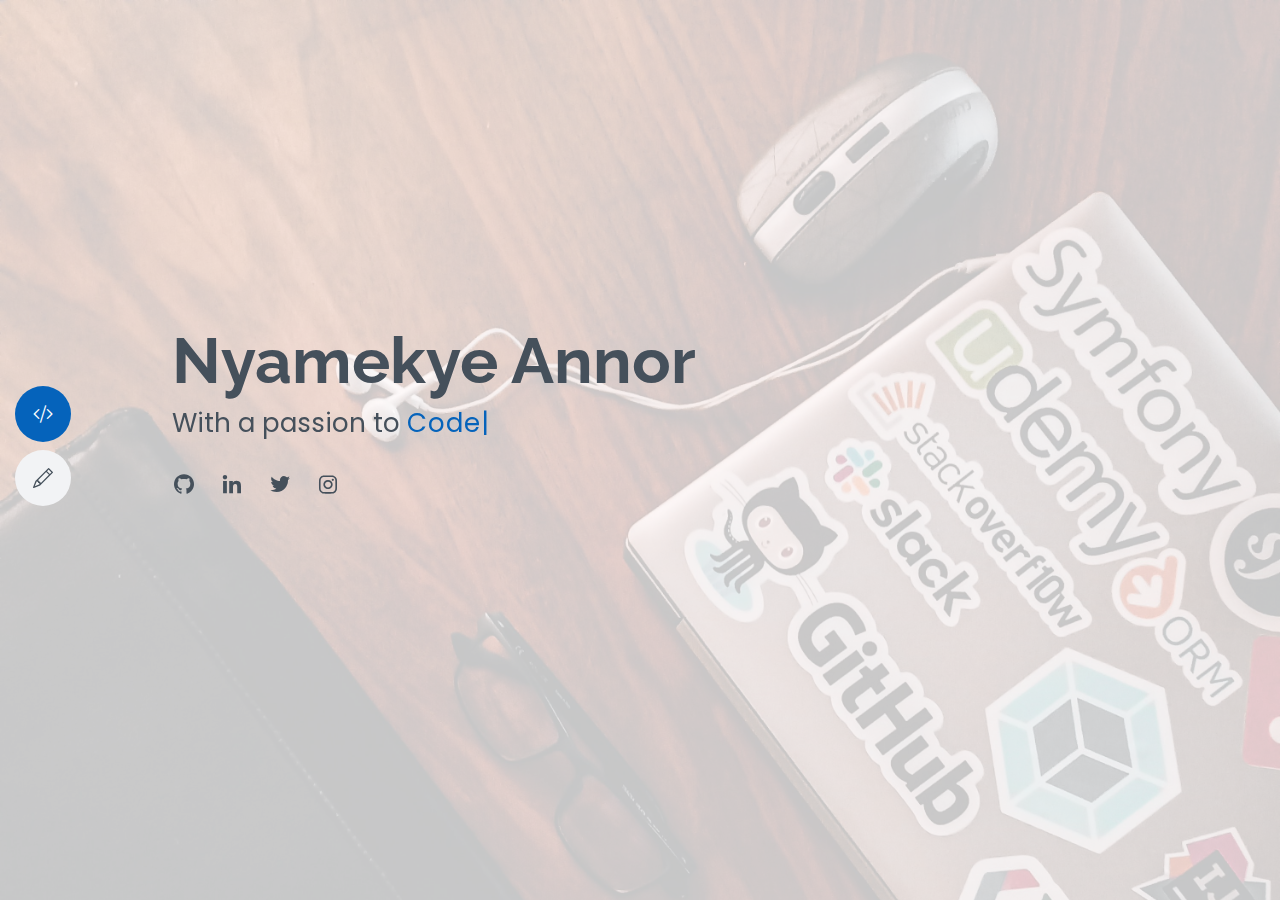
<file: index.html>
<!DOCTYPE html>
<html lang="en">
  <head>
    <meta charset="utf-8" />
    <meta content="width=device-width, initial-scale=1.0" name="viewport" />

    <title>Nyamekye Annor</title>
    <meta content="" name="description" />
    <meta content="" name="keywords" />

    <!-- Favicons -->
    <link href="assets/img/logo.jpg" rel="icon" />
    <link href="assets/img/apple-touch-icon.png" rel="apple-touch-icon" />

    <!-- Google Fonts -->
    <link
      href="https://fonts.googleapis.com/css?family=Open+Sans:300,300i,400,400i,600,600i,700,700i|Raleway:300,300i,400,400i,500,500i,600,600i,700,700i|Poppins:300,300i,400,400i,500,500i,600,600i,700,700i"
      rel="stylesheet"
    />

    <!-- Vendor CSS Files -->

    <link href="assets/vendor/aos/aos.css" rel="stylesheet" />
    <link
      href="assets/vendor/bootstrap/css/bootstrap.min.css"
      rel="stylesheet"
    />
    <link
      href="assets/vendor/bootstrap-icons/bootstrap-icons.css"
      rel="stylesheet"
    />
    <link href="assets/vendor/boxicons/css/boxicons.min.css" rel="stylesheet" />
    <link
      href="assets/vendor/glightbox/css/glightbox.min.css"
      rel="stylesheet"
    />
    <link href="assets/vendor/swiper/swiper-bundle.min.css" rel="stylesheet" />

    <!-- CSS Files -->
    <!-- <link href="assets/css/style.css" rel="stylesheet" /> -->
    <link href="assets/css/index.css" rel="stylesheet" />

    <!-- =======================================================
  * Template Name: MyResume - v4.7.0
  * Template URL: https://bootstrapmade.com/free-html-bootstrap-template-my-resume/
  * Author: BootstrapMade.com
  * License: https://bootstrapmade.com/license/
  ======================================================== -->
  </head>
  <body>
    <!-- ======= Mobile nav toggle button ======= -->
    <!-- <button type="button" class="mobile-nav-toggle d-xl-none"><i class="bi bi-list mobile-nav-toggle"></i></button> -->
    <i class="bi bi-list mobile-nav-toggle d-xl-none"></i>
    <!-- ======= Header ======= -->
    <header id="header" class="d-flex flex-column justify-content-center">
      <nav id="navbar" class="navbar nav-menu">
        <ul>
          <li>
            <a href="portfolio.html" class="nav-link scrollto active"
              ><i class="bi bi-code-slash"></i> <span>Portfolio</span></a
            >
          </li>
          <li>
            <a
              href="https://annorcode.hashnode.dev//"
              target="_blank"
              class="nav-link scrollto"
              ><i class="bi bi-pencil"></i> <span>Blog</span></a
            >
          </li>

          <!-- <li>
            <a href="" class="nav-link scrollto"
              ><i class="bi bi-bag"></i> <span>Store</span></a
            >
          </li> -->
        </ul>
      </nav>
      <!-- .nav-menu -->
    </header>
    <!-- End Header -->

    <!-- ======= Hero Section ======= -->
    <section id="hero" class="d-flex flex-column justify-content-center">
      <div class="container" data-aos="zoom-in" data-aos-delay="100">
        <h1>Nyamekye Annor</h1>
        <p>
          With a passion to
          <span class="typed" data-typed-items="Code,Inspire,Love"></span>
        </p>
        <div class="social-links">
          <a
            href="https://github.com/nyamekyeannor"
            target="_blank"
            class="github"
            ><i class="bx bxl-github"></i
          ></a>
          <a
            href="https://www.linkedin.com/in/nyamekye-annor/"
            target="_blank"
            class="linkedin"
            ><i class="bx bxl-linkedin"></i
          ></a>
          <a
            href="https://twitter.com/AnnorCode"
            target="_blank"
            class="twitter"
            ><i class="bx bxl-twitter"></i
          ></a>
          <a
            href="https://www.instagram.com/annorcode/"
            target="_blank"
            class="instagram"
            ><i class="bx bxl-instagram"></i
          ></a>
        </div>
      </div>
    </section>
    <!-- End Hero -->

    <!-- Vendor JS Files -->
    <script src="assets/vendor/purecounter/purecounter.js"></script>
    <script src="assets/vendor/aos/aos.js"></script>
    <script src="assets/vendor/bootstrap/js/bootstrap.bundle.min.js"></script>
    <script src="assets/vendor/glightbox/js/glightbox.min.js"></script>
    <script src="assets/vendor/isotope-layout/isotope.pkgd.min.js"></script>
    <script src="assets/vendor/swiper/swiper-bundle.min.js"></script>
    <script src="assets/vendor/typed.js/typed.min.js"></script>
    <script src="assets/vendor/waypoints/noframework.waypoints.js"></script>
    <script src="assets/vendor/php-email-form/validate.js"></script>

    <!-- Template Main JS File -->
    <script src="assets/js/main.js"></script>
  </body>
</html>
</file>
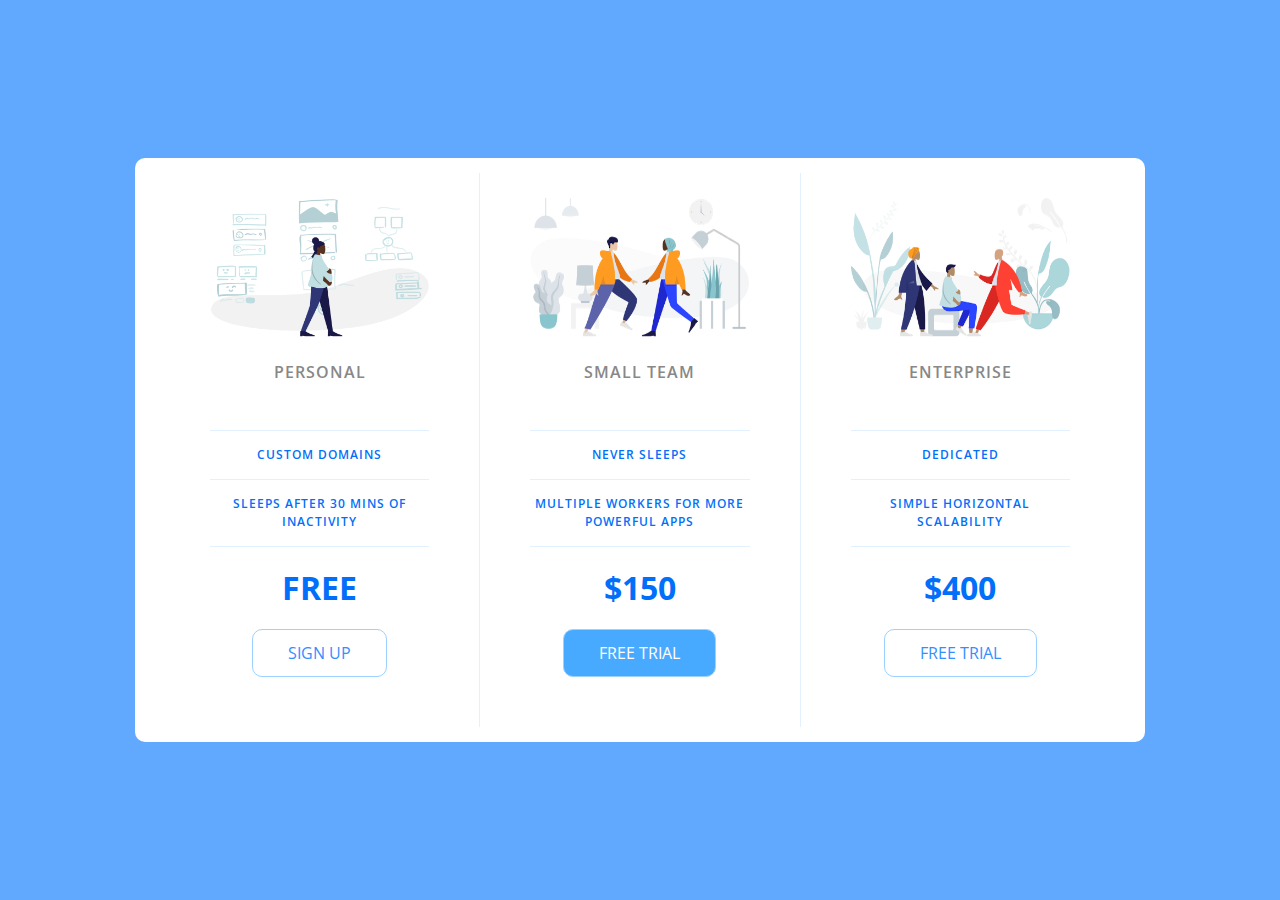
<file: PricingPanel/PriceTable/index.html>
<!DOCTYPE html>
<html lang="en">

<head>
    <meta charset="UTF-8">
    <meta name="viewport" content="width=device-width, initial-scale=1.0">
    <title>Price Tiers</title>
    <link rel="stylesheet" href="https://fonts.googleapis.com/css?family=Open+Sans:400,600,700">
    <link rel="stylesheet" href="app.css">
</head>

<body>
    <div class="panel">

        <div class="pricing-plan">
            <img src="icons/icon1.png" alt="" class="pricing-img">
            <h2 class="pricing-header">Personal</h2>
            <ul class="pricing-features">
                <li class="pricing-features-item">Custom domains</li>
                <li class="pricing-features-item">Sleeps after 30 mins of inactivity</li>
            </ul>
            <span class="pricing-price">Free</span>
            <a href="#/" class="pricing-button">Sign up</a>
        </div>

        <div class="pricing-plan">
            <img src="icons/icon2.png" alt="" class="pricing-img">
            <h2 class="pricing-header">Small team</h2>
            <ul class="pricing-features">
                <li class="pricing-features-item">Never sleeps</li>
                <li class="pricing-features-item">Multiple workers for more powerful apps</li>
            </ul>
            <span class="pricing-price">$150</span>
            <a href="#/" class="pricing-button is-featured">Free trial</a>
        </div>

        <div class="pricing-plan">
            <img src="icons/icon3.png" alt="" class="pricing-img">
            <h2 class="pricing-header">Enterprise</h2>
            <ul class="pricing-features">
                <li class="pricing-features-item">Dedicated</li>
                <li class="pricing-features-item">Simple horizontal scalability</li>
            </ul>
            <span class="pricing-price">$400</span>
            <a href="#/" class="pricing-button">Free trial</a>
        </div>

    </div>

</body>

</html>
</file>
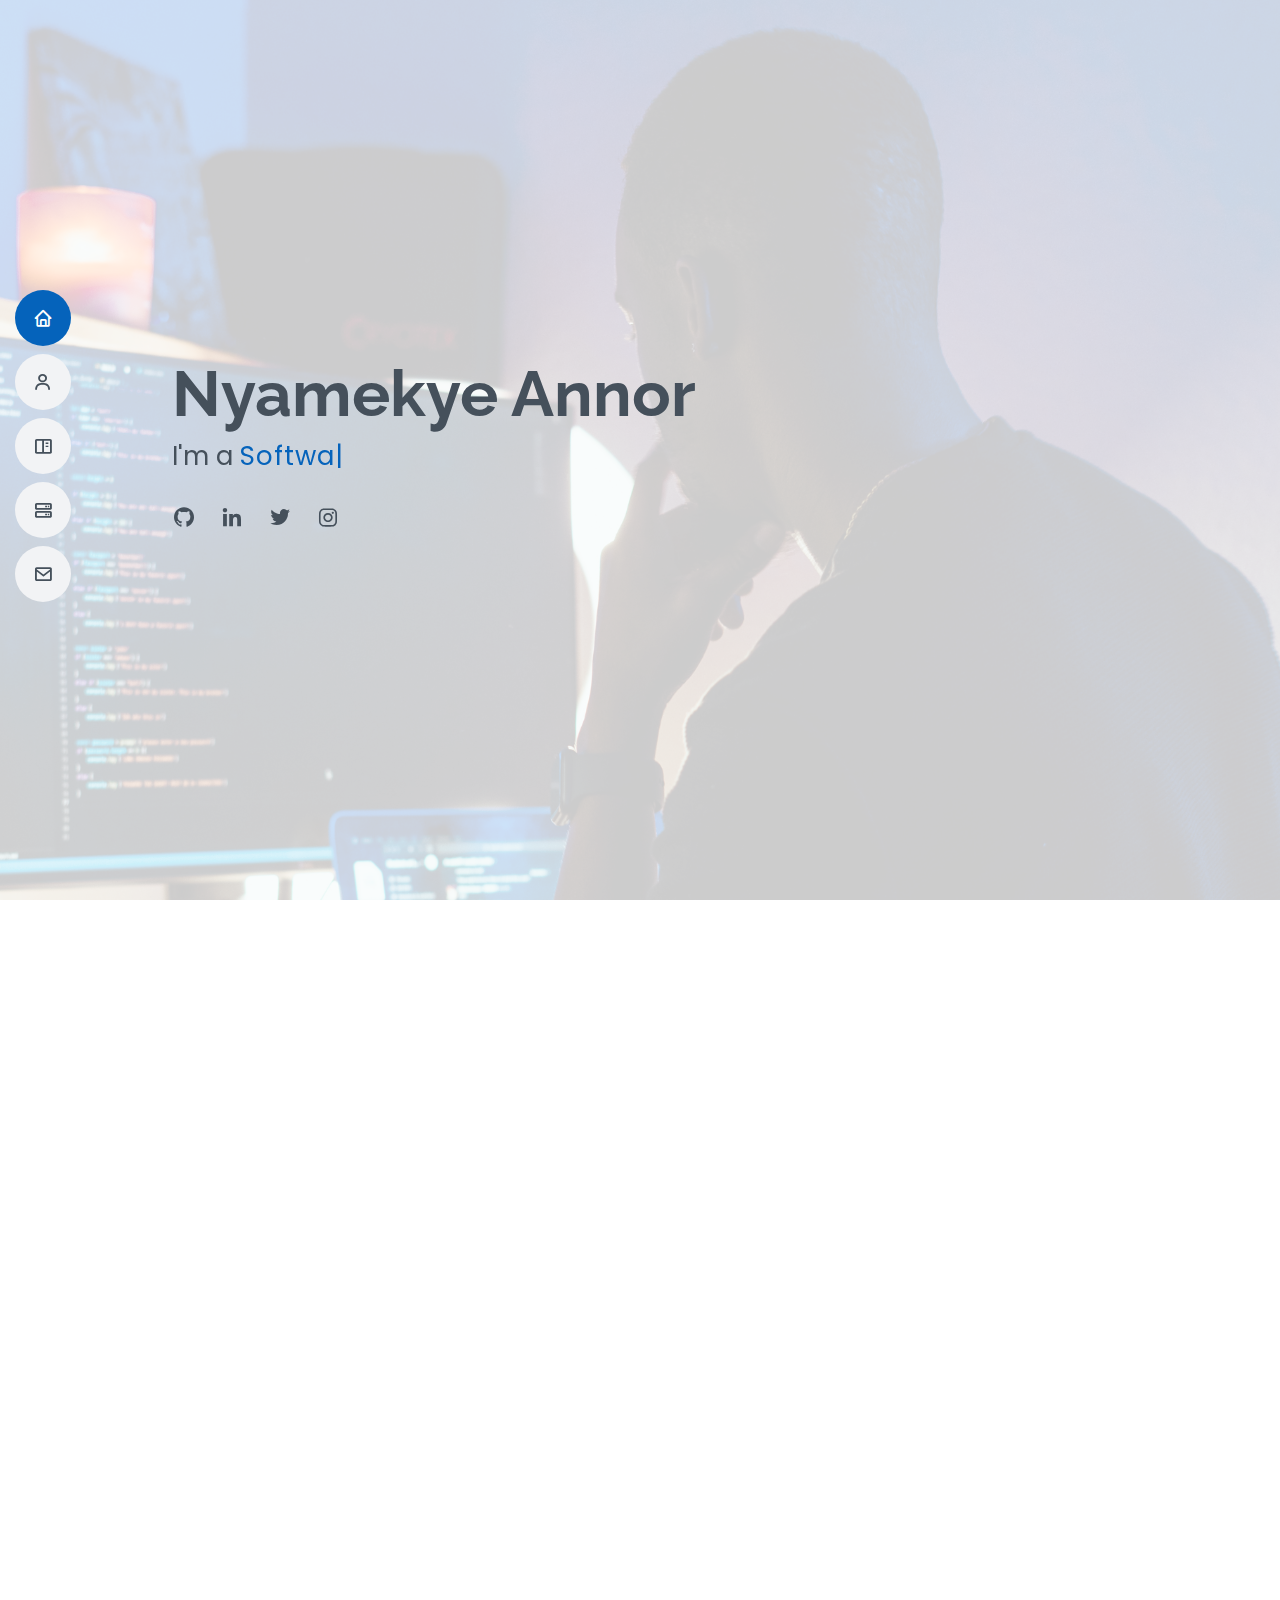
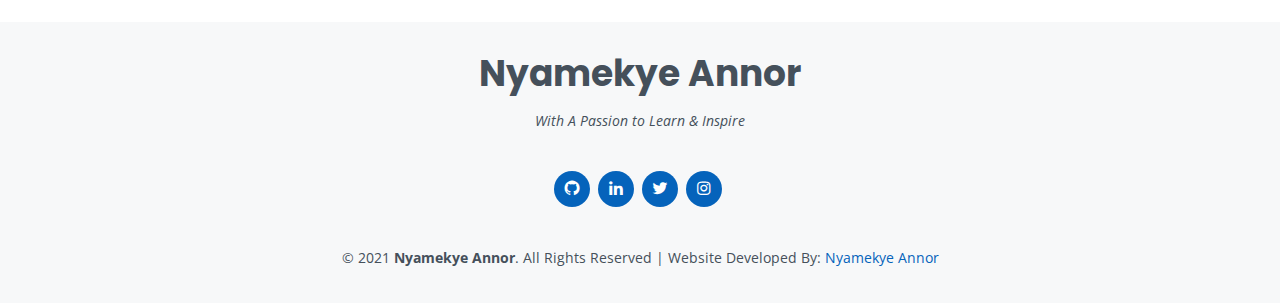
<file: portfolio.html>
<!DOCTYPE html>
<html lang="en">
  <head>
    <meta charset="utf-8" />
    <meta content="width=device-width, initial-scale=1.0" name="viewport" />

    <title>Nyamekye Annor</title>
    <meta content="" name="description" />
    <meta content="" name="keywords" />

    <!-- Favicons -->
    <link href="assets/img/hero/logo.jpg" rel="icon" />
    <link href="assets/img/apple-touch-icon.png" rel="apple-touch-icon" />

    <!-- Google Fonts -->
    <link
      href="https://fonts.googleapis.com/css?family=Open+Sans:300,300i,400,400i,600,600i,700,700i|Raleway:300,300i,400,400i,500,500i,600,600i,700,700i|Poppins:300,300i,400,400i,500,500i,600,600i,700,700i"
      rel="stylesheet"
    />

    <!-- Vendor CSS Files -->
    <link href="assets/vendor/aos/aos.css" rel="stylesheet" />
    <link
      href="assets/vendor/bootstrap/css/bootstrap.min.css"
      rel="stylesheet"
    />
    <link
      href="assets/vendor/bootstrap-icons/bootstrap-icons.css"
      rel="stylesheet"
    />
    <link href="assets/vendor/boxicons/css/boxicons.min.css" rel="stylesheet" />
    <link
      href="assets/vendor/glightbox/css/glightbox.min.css"
      rel="stylesheet"
    />
    <link href="assets/vendor/swiper/swiper-bundle.min.css" rel="stylesheet" />

    <!-- Template Main CSS File -->
    <link href="assets/css/portfolio.css" rel="stylesheet" />

    <!-- =======================================================
  * Template Name: MyResume - v4.7.0
  * Template URL: https://bootstrapmade.com/free-html-bootstrap-template-my-resume/
  * Author: BootstrapMade.com
  * License: https://bootstrapmade.com/license/
  ======================================================== -->
  </head>

  <body>
    <!-- ======= Mobile nav toggle button ======= -->
    <!-- <button type="button" class="mobile-nav-toggle d-xl-none"><i class="bi bi-list mobile-nav-toggle"></i></button> -->
    <i class="bi bi-list mobile-nav-toggle d-xl-none"></i>
    <!-- ======= Header ======= -->
    <header id="header" class="d-flex flex-column justify-content-center">
      <nav id="navbar" class="navbar nav-menu">
        <ul>
          <li>
            <a href="#hero" class="nav-link scrollto active"
              ><i class="bx bx-home"></i> <span>Home</span></a
            >
          </li>
          <li>
            <a href="#about" class="nav-link scrollto"
              ><i class="bx bx-user"></i> <span>About</span></a
            >
          </li>

          <li>
            <a href="#projects" class="nav-link scrollto"
              ><i class="bx bx-book-content"></i> <span>Projects</span></a
            >
          </li>
          <li>
            <a href="#skills" class="nav-link scrollto"
              ><i class="bx bx-server"></i> <span>Skills</span></a
            >
          </li>
          <li>
            <a href="#contact" class="nav-link scrollto"
              ><i class="bx bx-envelope"></i> <span>Contact</span></a
            >
          </li>
        </ul>
      </nav>
      <!-- .nav-menu -->
    </header>
    <!-- End Header -->

    <!-- ======= Hero Section ======= -->
    <section id="hero" class="d-flex flex-column justify-content-center">
      <div class="container" data-aos="zoom-in" data-aos-delay="100">
        <h1>Nyamekye Annor</h1>
        <p>
          I'm a
          <span
            class="typed"
            data-typed-items="Software Engineer, Frontend Developer, Email Developer"
          ></span>
        </p>
        <div class="social-links">
          <a
            href="https://github.com/nyamekyeannor"
            target="_blank"
            class="github"
            ><i class="bx bxl-github"></i
          ></a>
          <a
            href="https://www.linkedin.com/in/nyamekye-annor/"
            target="_blank"
            class="linkedin"
            ><i class="bx bxl-linkedin"></i
          ></a>
          <a
            href="https://twitter.com/AnnorCode"
            target="_blank"
            class="twitter"
            ><i class="bx bxl-twitter"></i
          ></a>
          <a
            href="https://www.instagram.com/annorcode/"
            target="_blank"
            class="instagram"
            ><i class="bx bxl-instagram"></i
          ></a>
        </div>
      </div>
    </section>
    <!-- End Hero -->

    <main id="main">
      <!-- ======= About Section ======= -->
      <section id="about" class="about">
        <div class="container" data-aos="fade-up">
          <div class="section-title">
            <h2>About</h2>
            <i><p>With A Passion To Learn & Inspire</p> </i>
          </div>

          <div class="row">
            <div class="col-lg-4">
              <img
                src="assets/img/hero/profile-img.png"
                class="img-fluid"
                alt=""
              />
            </div>
            <div class="col-lg-8 pt-4 pt-lg-0 content">
              <h3>Front-End Developer</h3>
              <!-- <p class="fst-italic">Resolving problems with code</p> -->
              <div class="row">
                <div class="col-lg-6">
                  <ul>
                    <li>
                      <i class="bi bi-chevron-right"></i>
                      <strong>Website:</strong>
                      <a href="https://www.annorcode.io/">annorcode.io</a>
                    </li>
                    <li>
                      <i class="bi bi-chevron-right"></i>
                      <strong>Location:</strong> <span>Texas, USA</span>
                    </li>
                  </ul>
                </div>
                <div class="col-lg-6">
                  <ul>
                    <li>
                      <i class="bi bi-chevron-right"></i>
                      <strong>Email:</strong>
                      <a
                        href="mailto:nyamekyeannor@gmail.com?subject=&cc=&bcc=&body="
                        target="_blank"
                        >nyamekyeannor@gmail.com</a
                      >
                    </li>
                    <li>
                      <i class="bi bi-chevron-right"></i>
                      <strong>Blog:</strong>
                      <a href="https://annorcode.hashnode.dev/" target="_blank"
                        >www.annorcode.hashnode.dev/</a
                      >
                    </li>
                  </ul>
                </div>
              </div>
              <p>
                I’m a front-end engineer passionate about developing innovative
                solutions to solve diverse issues. I enjoy seeing thoughts come
                alive through the world of programming.
              </p>
              <p>
                I create educational content on my
                <a href="https://www.instagram.com/annorcode/" target="_blank"
                  >instagram</a
                >
                channel to share my experiences in hopes to inspire the next
                developer to embrace their own journey.
              </p>
            </div>
          </div>
        </div>
      </section>
      <!-- End About Section -->

      <!-- ======= Projects Section ======= -->
      <section id="projects" class="project section-bg">
        <div class="container" data-aos="fade-up">
          <div class="section-title">
            <h2>Projects</h2>
            <p>
              Here are a few design projects I've worked on recently. Want to
              see more?
              <a
                href="mailto:nyamekyeannor@gmail.com?subject=&cc=&bcc=&body="
                target="blank"
                >Contact Me.</a
              >
            </p>
          </div>

          <div
            class="row project-container"
            data-aos="fade-up"
            data-aos-delay="200"
          >
            <div class="col-lg-6 col-md-6 project-item filter-web">
              <div class="project-wrap">
                <img
                  src="assets/img/projects/website-project-cover.jpeg"
                  class="img-fluid"
                  alt=""
                />
                <div class="project-info">
                  <h4>Personal Website</h4>
                  <div class="project-links">
                    <a
                      href="project-details-1.html"
                      class="project-details-lightbox"
                      data-glightbox="type: external"
                      title="project Details"
                      ><i class="bx bx-plus"></i
                    ></a>
                  </div>
                </div>
              </div>
            </div>
            <div class="col-lg-6 col-md-6 project-item filter-web">
              <div class="project-wrap">
                <img
                  src="assets/img/projects/ig-project-cover.jpeg"
                  class="img-fluid"
                  alt=""
                />
                <div class="project-info">
                  <h4>Instagram Clone</h4>
                  <div class="project-links">
                    <a
                      href="project-details-2.html"
                      class="project-details-lightbox"
                      data-glightbox="type: external"
                      title="project Details"
                      ><i class="bx bx-plus"></i
                    ></a>
                  </div>
                </div>
              </div>
            </div>
          </div>
        </div>
      </section>
      <!-- End Projects Section -->

      <!-- ======= Skills Section ======= -->
      <section id="skills" class="skills">
        <div class="container" data-aos="fade-up">
          <div class="section-title">
            <h2>Skills</h2>

            <a
              class="btn btn-link mt-2"
              target="_blank"
              href="https://drive.google.com/file/d/1ZxnQTM2xaWy25s386P_Vgm2RM3OfD7ZS/view?usp=sharing"
              >View My Resume</a
            >
          </div>

          <div class="row">
            <div class="col-lg-4 col-md-6">
              <div class="count-box">
                <img
                  src="assets/img/skills/html5.png"
                  class="skills-img"
                  alt=""
                />
                <h4>HTML</h4>
                <p>
                  I'm proficient with using and reading HTML markup to build or
                  edit any existing code base.
                </p>
              </div>
            </div>

            <div class="col-lg-4 col-md-6 mt-5 mt-md-0">
              <div class="count-box">
                <img
                  src="assets/img/skills/css3.png"
                  class="skills-img"
                  alt=""
                />
                <h4>CSS</h4>
                <p>
                  I use CSS to enhance the overall UI experience while writing
                  readable styles for the next developer.
                </p>
              </div>
            </div>

            <div class="col-lg-4 col-md-6 mt-5 mt-lg-0">
              <div class="count-box">
                <img
                  src="assets/img/skills/javascript.png"
                  class="skills-img"
                  alt=""
                />
                <h4>Javascript</h4>
                <p>
                  I use Javascript to allow users the ability to interact with
                  their applications.
                </p>
              </div>
            </div>

            <div class="col-lg-4 col-md-6 mt-5 mt-lg-0">
              <div class="count-box">
                <img
                  src="assets/img/skills/bootstrap.png"
                  class="skills-img"
                  alt=""
                />
                <h4>Bootstrap</h4>
                <p>
                  I'm able to leverage this framework to write concise code
                  while ensuring responsiveness and mobile friendly design of
                  applications
                </p>
              </div>
            </div>

            <div class="col-lg-4 col-md-6 mt-5 mt-lg-0">
              <div class="count-box">
                <img
                  src="assets/img/skills/WordPress_blue_logo.svg.png"
                  class="skills-img"
                  alt=""
                />
                <h4>WordPress</h4>
                <p>
                  I'm able to use a CMS to build and edit UI according to
                  clients needs.
                </p>
              </div>
            </div>

            <div class="col-lg-4 col-md-6 mt-5 mt-lg-0">
              <div class="count-box">
                <img
                  src="assets/img/skills/git.png"
                  class="skills-img"
                  alt=""
                />
                <h4>Git</h4>
                <p>
                  I use Git to track and store my previous files while being
                  able to coordinate shared applications with other developers.
                </p>
              </div>
            </div>
          </div>
        </div>
      </section>
      <!-- End SkillsSection -->

      <!-- ======= Contact Section ======= -->
      <section id="contact" class="contact">
        <div class="container" data-aos="fade-up">
          <div class="section-title">
            <h2>Contact</h2>
          </div>

          <div class="row mt-1">
            <div class="col-sm-12 col-lg-4">
              <div class="info info-contact">
                <div class="address">
                  <i class="bi bi-geo-alt"></i>
                  <h4>Location:</h4>
                  <p>Texas, USA</p>
                </div>
              </div>
            </div>

            <div class="col-sm-12 col-lg-4">
              <div class="info info-contact">
                <div class="email">
                  <a
                    href="mailto:nyamekyeannor@gmail.com?subject=&cc=&bcc=&body="
                    target="_blank"
                    ><i class="bi bi-envelope"></i
                  ></a>
                  <h4>Email:</h4>
                  <p>nyamekyeannor.com</p>
                </div>
              </div>
            </div>
            <div class="col-sm-12 col-lg-4">
              <div class="info info-contact">
                <div class="email">
                  <a
                    href="https://www.linkedin.com/in/nyamekye-annor/"
                    target="_blank"
                    ><i class="bx bxl-linkedin"></i
                  ></a>
                  <h4>LinkedIn:</h4>
                  <p>nyamekye-annor</p>
                </div>
              </div>
            </div>

            <!-- <div class="col-sm-12 col-lg-4">
              <div class="info info-contact">
                <div class="phone">
                  <i class="bi bi-phone"></i>
                  <h4>Call:</h4>
                  <p>+1 5589 55488 55s</p>
                </div>
              </div>
            </div> -->
          </div>
        </div>
      </section>
      <!-- End Contact Section -->
    </main>
    <!-- End #main -->

    <!-- ======= Footer ======= -->
    <footer id="footer">
      <div class="container">
        <h3>Nyamekye Annor</h3>
        <p>With A Passion to Learn & Inspire</p>
        <div class="social-links">
          <a
            href="https://github.com/nyamekyeannor"
            target="_blank"
            class="github"
            ><i class="bx bxl-github"></i
          ></a>
          <a
            href="https://www.linkedin.com/in/nyamekye-annor/"
            target="_blank"
            class="linkedin"
            ><i class="bx bxl-linkedin"></i
          ></a>
          <a
            href="https://twitter.com/AnnorCode"
            target="_blank"
            class="twitter"
            ><i class="bx bxl-twitter"></i
          ></a>
          <a
            href="https://www.instagram.com/annorcode/"
            target="_blank"
            class="instagram"
            ><i class="bx bxl-instagram"></i
          ></a>
        </div>
        <div class="copyright">
          &copy; 2021 <strong><span>Nyamekye Annor</span></strong
          >. All Rights Reserved | Website Developed By:
          <a href="https://www.annorcode.io">Nyamekye Annor</a>
        </div>
      </div>
    </footer>
    <!-- End Footer -->

    <div id="preloader"></div>
    <a
      href="#"
      class="back-to-top d-flex align-items-center justify-content-center"
      ><i class="bi bi-arrow-up-short"></i
    ></a>

    <!-- Vendor JS Files -->
    <script src="assets/vendor/purecounter/purecounter.js"></script>
    <script src="assets/vendor/aos/aos.js"></script>
    <script src="assets/vendor/bootstrap/js/bootstrap.bundle.min.js"></script>
    <script src="assets/vendor/glightbox/js/glightbox.min.js"></script>
    <script src="assets/vendor/isotope-layout/isotope.pkgd.min.js"></script>
    <script src="assets/vendor/swiper/swiper-bundle.min.js"></script>
    <script src="assets/vendor/typed.js/typed.min.js"></script>
    <script src="assets/vendor/waypoints/noframework.waypoints.js"></script>
    <script src="assets/vendor/php-email-form/validate.js"></script>

    <!-- Template Main JS File -->
    <script src="assets/js/main.js"></script>
  </body>
</html>
</file>
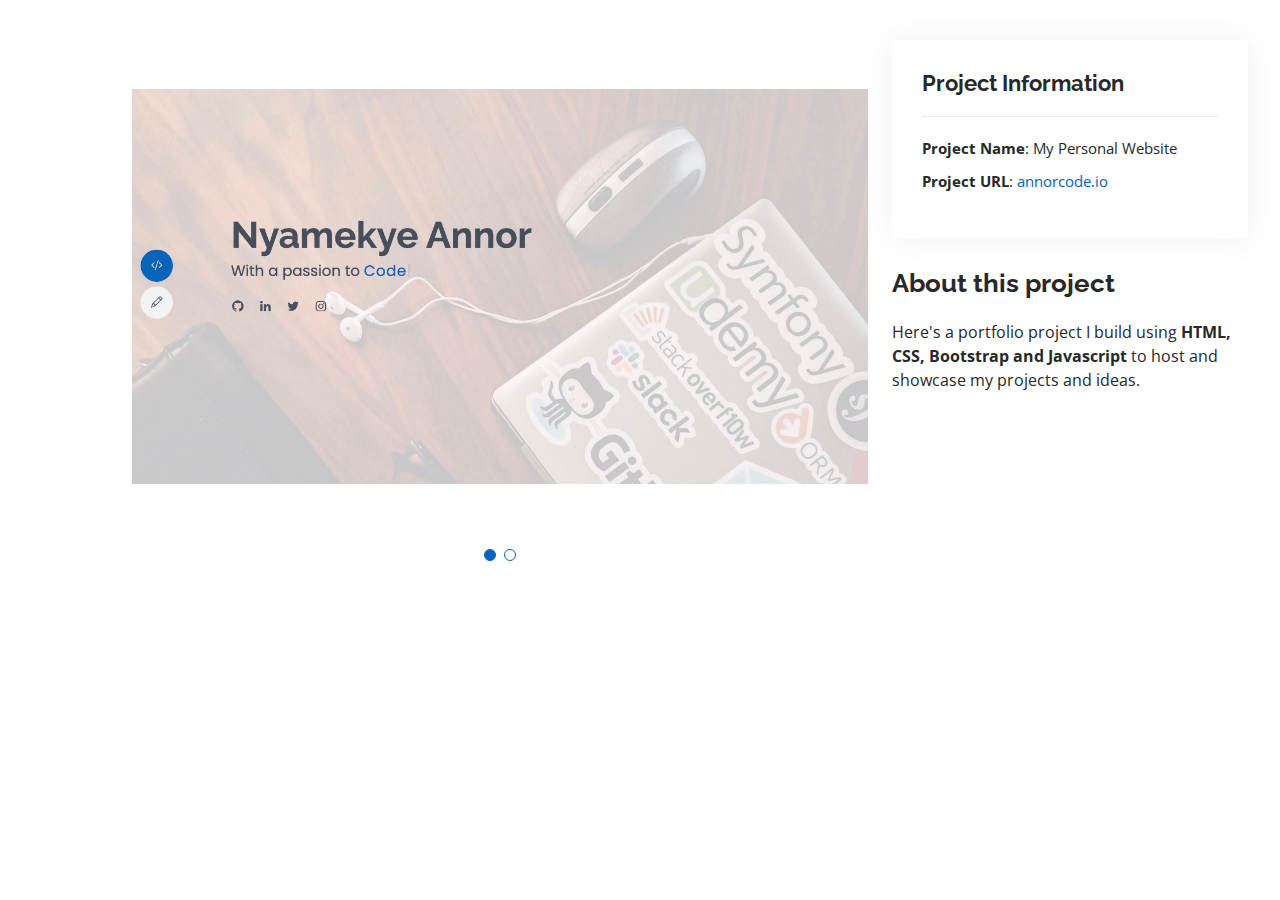
<file: project-details-1.html>
<!DOCTYPE html>
<html lang="en">
  <head>
    <meta charset="utf-8" />
    <meta content="width=device-width, initial-scale=1.0" name="viewport" />

    <title>project Details</title>
    <meta content="" name="description" />
    <meta content="" name="keywords" />

    <!-- Favicons -->
    <link href="assets/img/favicon.png" rel="icon" />
    <link href="assets/img/apple-touch-icon.png" rel="apple-touch-icon" />

    <!-- Google Fonts -->
    <link
      href="https://fonts.googleapis.com/css?family=Open+Sans:300,300i,400,400i,600,600i,700,700i|Raleway:300,300i,400,400i,500,500i,600,600i,700,700i|Poppins:300,300i,400,400i,500,500i,600,600i,700,700i"
      rel="stylesheet"
    />

    <!-- Vendor CSS Files -->
    <link href="assets/vendor/aos/aos.css" rel="stylesheet" />
    <link
      href="assets/vendor/bootstrap/css/bootstrap.min.css"
      rel="stylesheet"
    />
    <link
      href="assets/vendor/bootstrap-icons/bootstrap-icons.css"
      rel="stylesheet"
    />
    <link href="assets/vendor/boxicons/css/boxicons.min.css" rel="stylesheet" />
    <link
      href="assets/vendor/glightbox/css/glightbox.min.css"
      rel="stylesheet"
    />
    <link href="assets/vendor/swiper/swiper-bundle.min.css" rel="stylesheet" />

    <!-- Template Main CSS File -->
    <link href="assets/css/portfolio.css" rel="stylesheet" />

    <!-- =======================================================
  * Template Name: MyResume - v4.7.0
  * Template URL: https://bootstrapmade.com/free-html-bootstrap-template-my-resume/
  * Author: BootstrapMade.com
  * License: https://bootstrapmade.com/license/
  ======================================================== -->
  </head>

  <body>
    <main id="main">
      <!-- ======= project Details Section ======= -->
      <section id="project-details" class="project-details">
        <div class="container">
          <div class="row gy-4">
            <div class="col-lg-8">
              <div class="project-details-slider swiper">
                <div class="swiper-wrapper align-items-center">
                  <div class="swiper-slide">
                    <img
                      src="assets/img/projects/website-project-cover2.jpeg"
                      alt=""
                    />
                  </div>

                  <div class="swiper-slide">
                    <img
                      src="assets/img/projects/website-project-cover.jpeg"
                      alt=""
                    />
                  </div>
                </div>
                <div class="swiper-pagination"></div>
              </div>
            </div>

            <div class="col-lg-4">
              <div class="project-info">
                <h3>Project Information</h3>
                <ul>
                  <li><strong>Project Name</strong>: My Personal Website</li>
                  <li>
                    <strong>Project URL</strong>:
                    <a href="https://annorcode.io/" target="_blank"
                      >annorcode.io</a
                    >
                  </li>
                </ul>
              </div>
              <div class="project-description">
                <h2>About this project</h2>
                <p>
                  Here's a portfolio project I build using
                  <strong> HTML, CSS, Bootstrap and Javascript</strong> to host
                  and showcase my projects and ideas.
                </p>
              </div>
            </div>
          </div>
        </div>
      </section>
      <!-- End project Details Section -->
    </main>
    <!-- End #main -->

    <div id="preloader"></div>
    <a
      href="#"
      class="back-to-top d-flex align-items-center justify-content-center"
      ><i class="bi bi-arrow-up-short"></i
    ></a>

    <!-- Vendor JS Files -->
    <script src="assets/vendor/purecounter/purecounter.js"></script>
    <script src="assets/vendor/aos/aos.js"></script>
    <script src="assets/vendor/bootstrap/js/bootstrap.bundle.min.js"></script>
    <script src="assets/vendor/glightbox/js/glightbox.min.js"></script>
    <script src="assets/vendor/isotope-layout/isotope.pkgd.min.js"></script>
    <script src="assets/vendor/swiper/swiper-bundle.min.js"></script>
    <script src="assets/vendor/typed.js/typed.min.js"></script>
    <script src="assets/vendor/waypoints/noframework.waypoints.js"></script>
    <script src="assets/vendor/php-email-form/validate.js"></script>

    <!-- Template Main JS File -->
    <script src="assets/js/main.js"></script>
  </body>
</html>
</file>
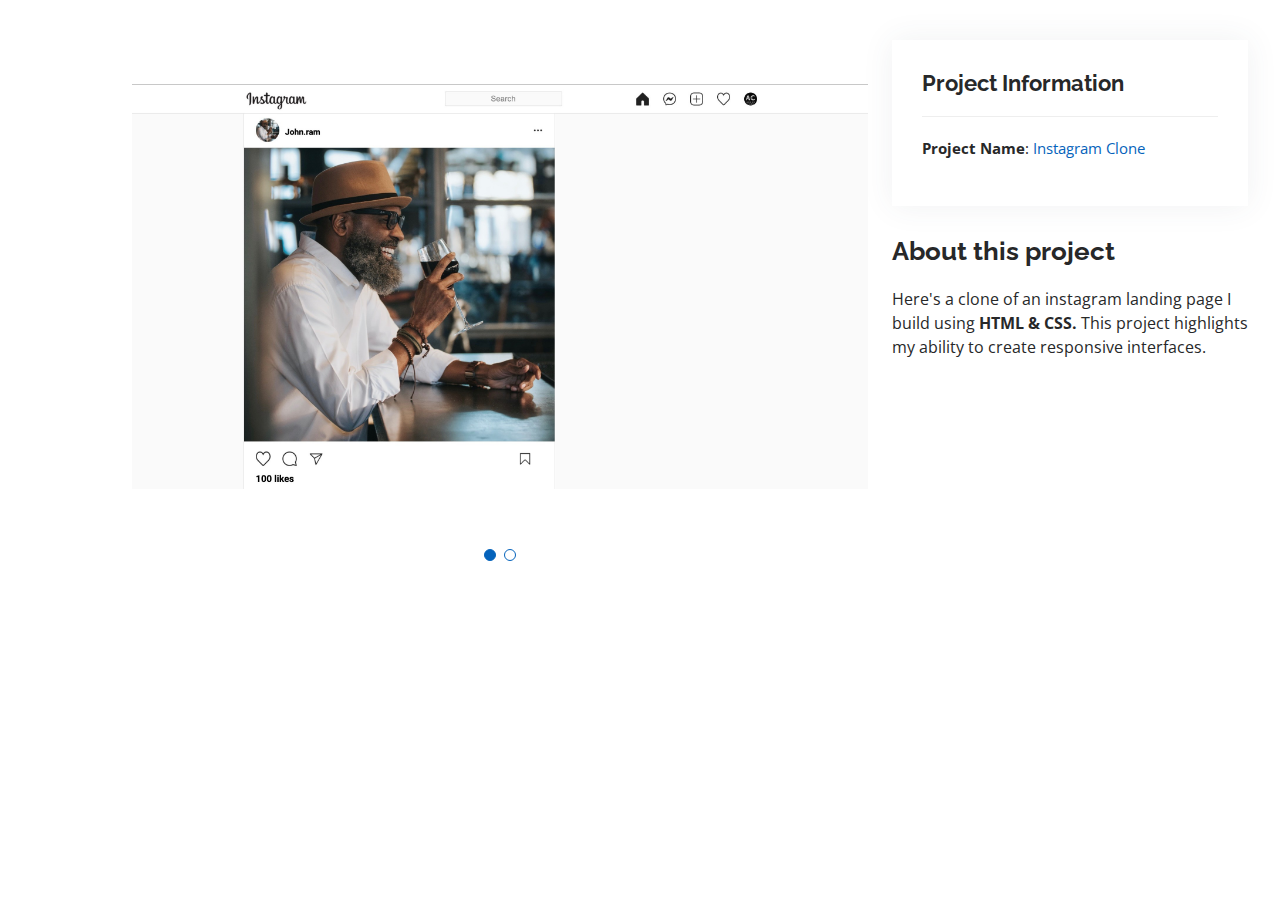
<file: project-details-2.html>
<!DOCTYPE html>
<html lang="en">
  <head>
    <meta charset="utf-8" />
    <meta content="width=device-width, initial-scale=1.0" name="viewport" />

    <title>project Details</title>
    <meta content="" name="description" />
    <meta content="" name="keywords" />

    <!-- Favicons -->
    <link href="assets/img/favicon.png" rel="icon" />
    <link href="assets/img/apple-touch-icon.png" rel="apple-touch-icon" />

    <!-- Google Fonts -->
    <link
      href="https://fonts.googleapis.com/css?family=Open+Sans:300,300i,400,400i,600,600i,700,700i|Raleway:300,300i,400,400i,500,500i,600,600i,700,700i|Poppins:300,300i,400,400i,500,500i,600,600i,700,700i"
      rel="stylesheet"
    />

    <!-- Vendor CSS Files -->
    <link href="assets/vendor/aos/aos.css" rel="stylesheet" />
    <link
      href="assets/vendor/bootstrap/css/bootstrap.min.css"
      rel="stylesheet"
    />
    <link
      href="assets/vendor/bootstrap-icons/bootstrap-icons.css"
      rel="stylesheet"
    />
    <link href="assets/vendor/boxicons/css/boxicons.min.css" rel="stylesheet" />
    <link
      href="assets/vendor/glightbox/css/glightbox.min.css"
      rel="stylesheet"
    />
    <link href="assets/vendor/swiper/swiper-bundle.min.css" rel="stylesheet" />

    <!-- Template Main CSS File -->
    <link href="assets/css/portfolio.css" rel="stylesheet" />

    <!-- =======================================================
  * Template Name: MyResume - v4.7.0
  * Template URL: https://bootstrapmade.com/free-html-bootstrap-template-my-resume/
  * Author: BootstrapMade.com
  * License: https://bootstrapmade.com/license/
  ======================================================== -->
  </head>

  <body>
    <main id="main">
      <!-- ======= project Details Section ======= -->
      <section id="project-details" class="project-details">
        <div class="container">
          <div class="row gy-4">
            <div class="col-lg-8">
              <div class="project-details-slider swiper">
                <div class="swiper-wrapper align-items-center">
                  <div class="swiper-slide">
                    <img
                      src="assets/img/projects/ig-project-cover2.jpeg"
                      alt=""
                    />
                  </div>

                  <div class="swiper-slide">
                    <img
                      src="assets/img/projects/ig-project-cover.jpeg"
                      alt=""
                    />
                  </div>
                </div>
                <div class="swiper-pagination"></div>
              </div>
            </div>

            <div class="col-lg-4">
              <div class="project-info">
                <h3>Project Information</h3>
                <ul>
                  <li>
                    <strong>Project Name</strong>:
                    <a href="instagram-clone/ig.html" target="_blank"
                      >Instagram Clone</a
                    >
                  </li>
                </ul>
              </div>
              <div class="project-description">
                <h2>About this project</h2>
                <p>
                  Here's a clone of an instagram landing page I build using
                  <strong> HTML & CSS.</strong> This project highlights my
                  ability to create responsive interfaces.
                </p>
              </div>
            </div>
          </div>
        </div>
      </section>
      <!-- End project Details Section -->
    </main>
    <!-- End #main -->

    <div id="preloader"></div>
    <a
      href="#"
      class="back-to-top d-flex align-items-center justify-content-center"
      ><i class="bi bi-arrow-up-short"></i
    ></a>

    <!-- Vendor JS Files -->
    <script src="assets/vendor/purecounter/purecounter.js"></script>
    <script src="assets/vendor/aos/aos.js"></script>
    <script src="assets/vendor/bootstrap/js/bootstrap.bundle.min.js"></script>
    <script src="assets/vendor/glightbox/js/glightbox.min.js"></script>
    <script src="assets/vendor/isotope-layout/isotope.pkgd.min.js"></script>
    <script src="assets/vendor/swiper/swiper-bundle.min.js"></script>
    <script src="assets/vendor/typed.js/typed.min.js"></script>
    <script src="assets/vendor/waypoints/noframework.waypoints.js"></script>
    <script src="assets/vendor/php-email-form/validate.js"></script>

    <!-- Template Main JS File -->
    <script src="assets/js/main.js"></script>
  </body>
</html>
</file>
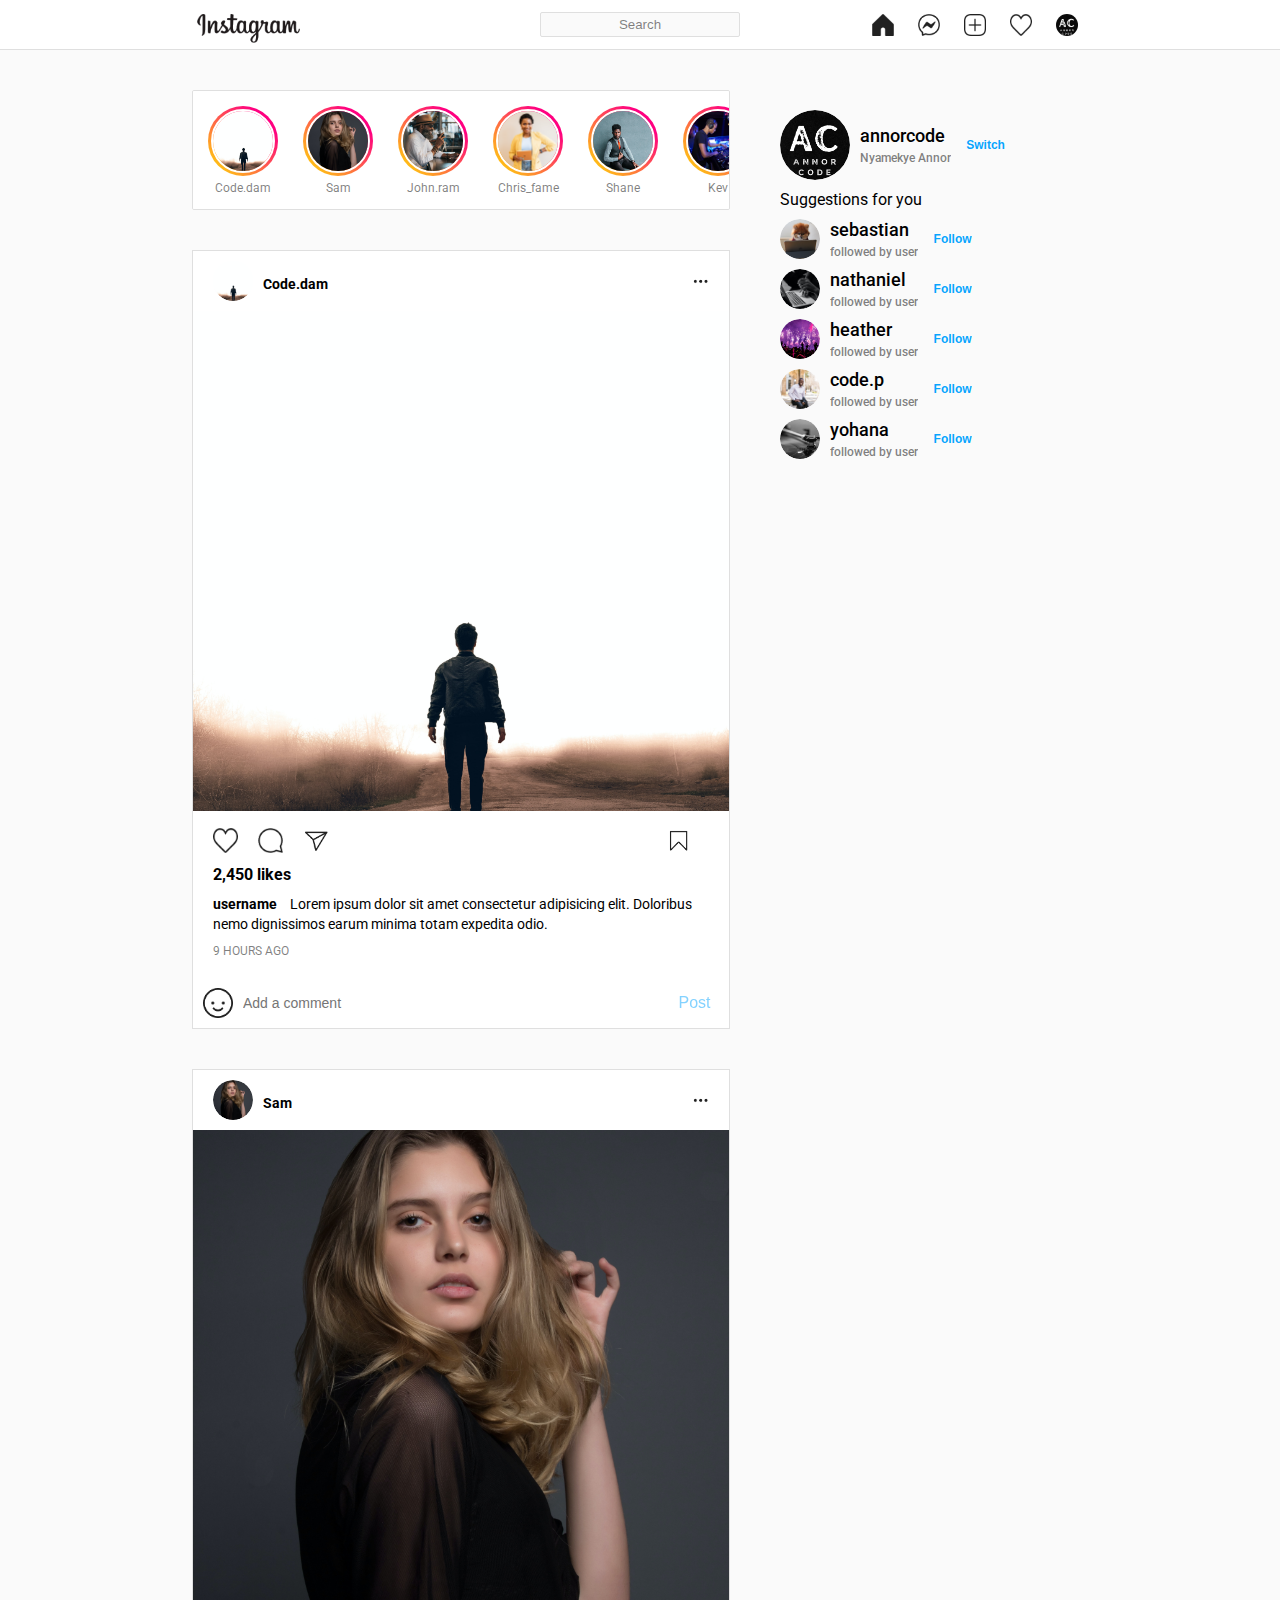
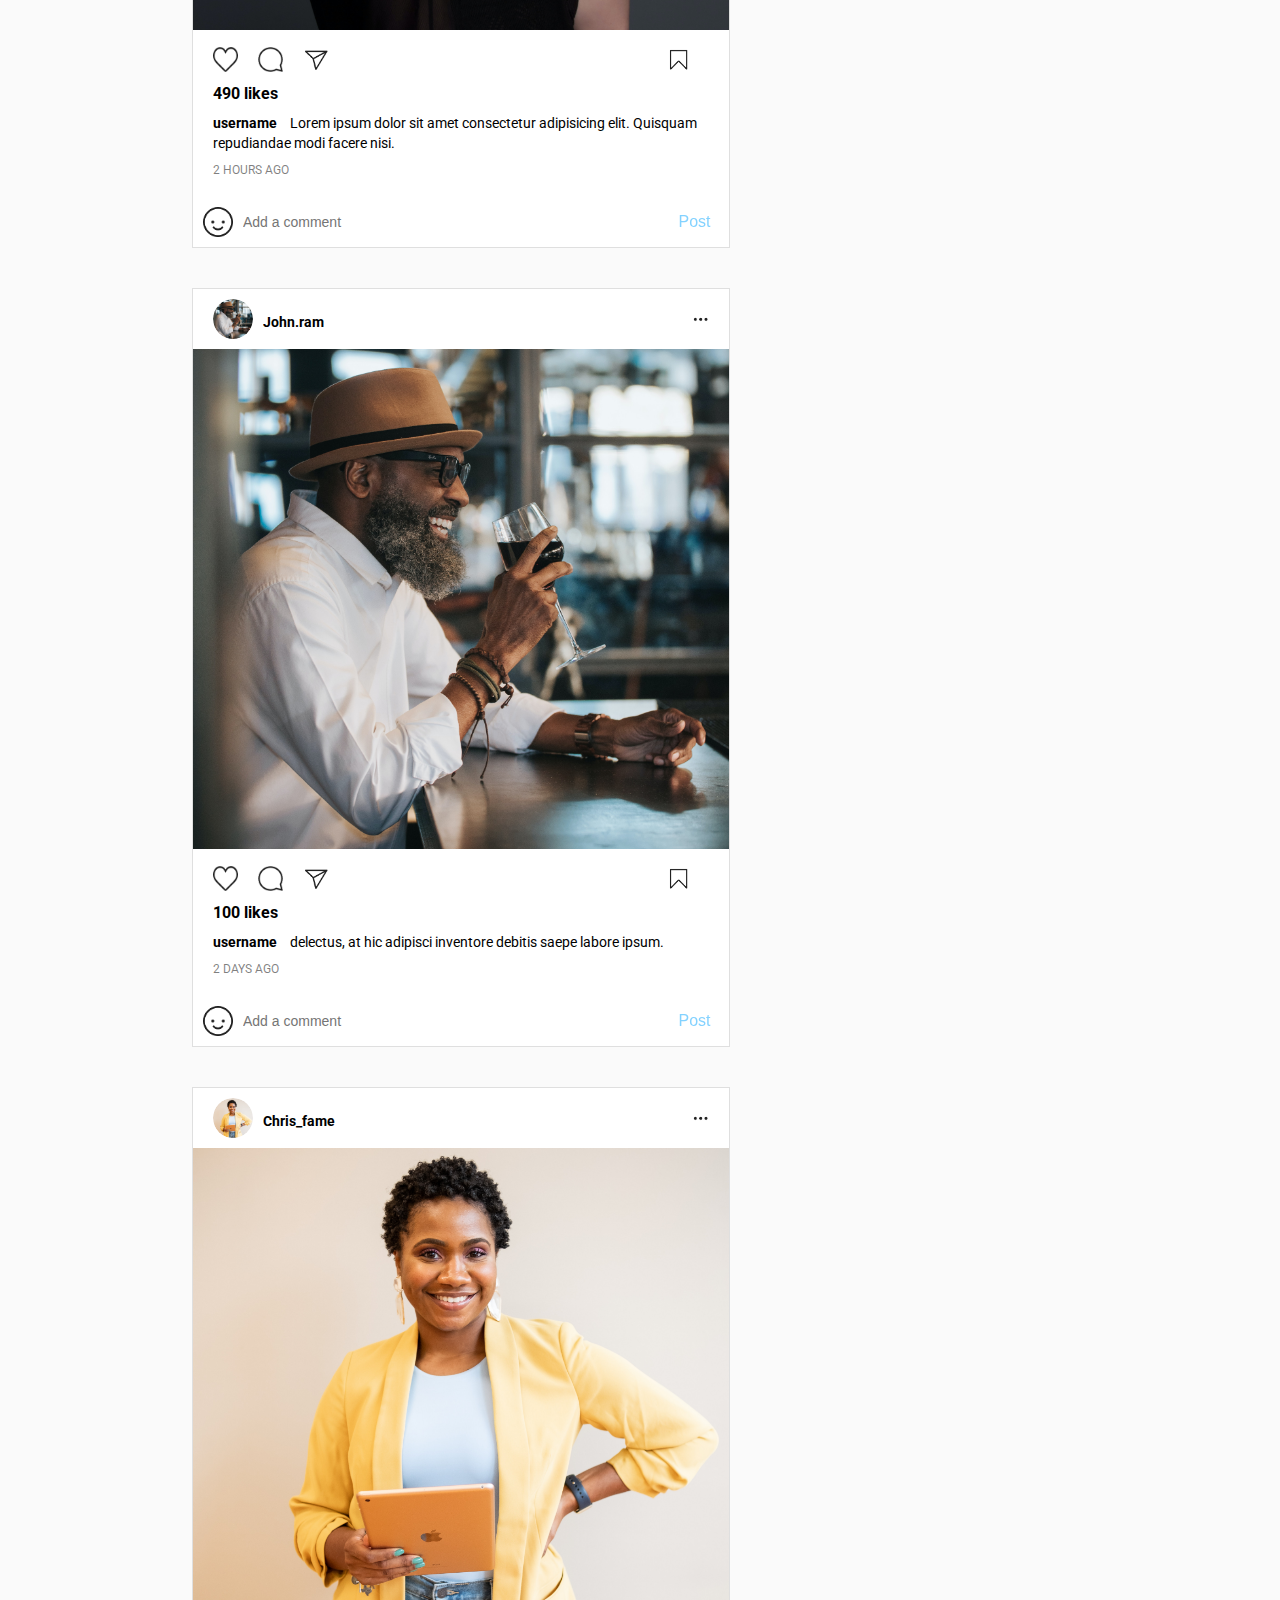
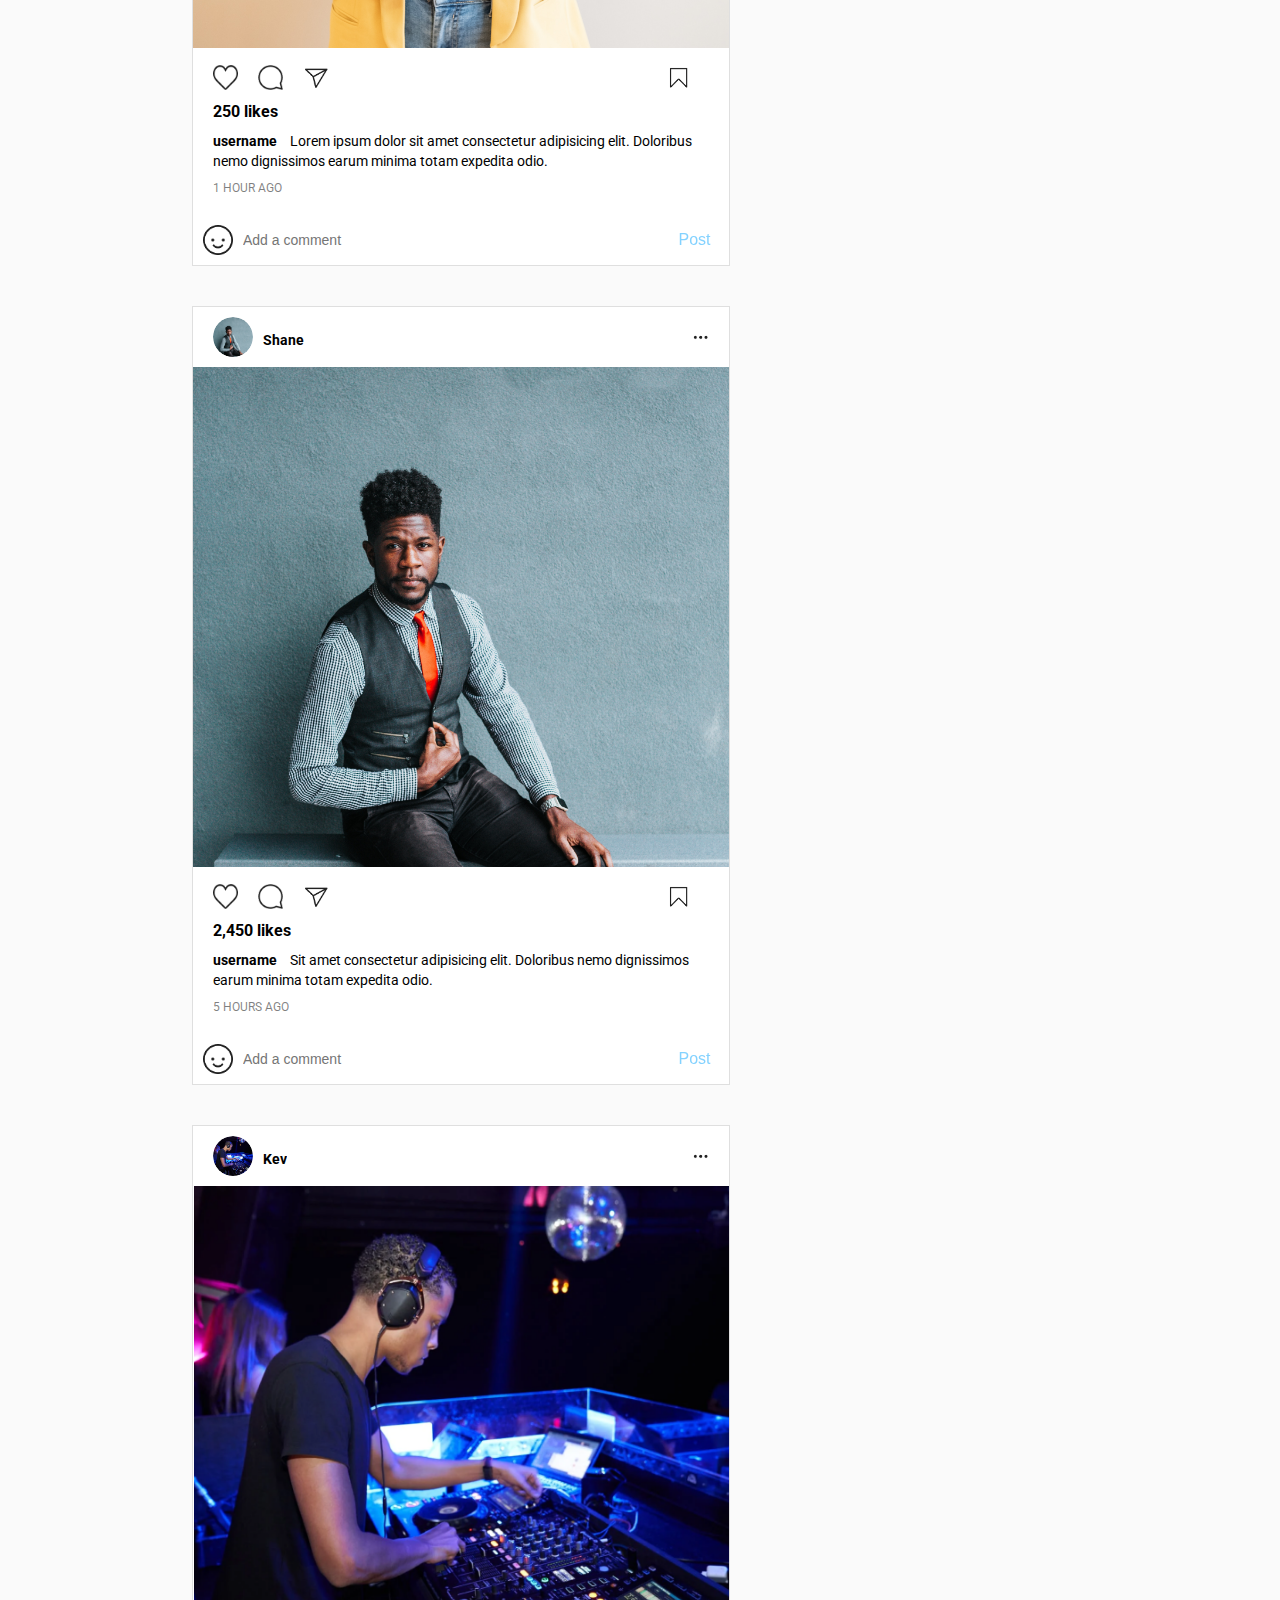
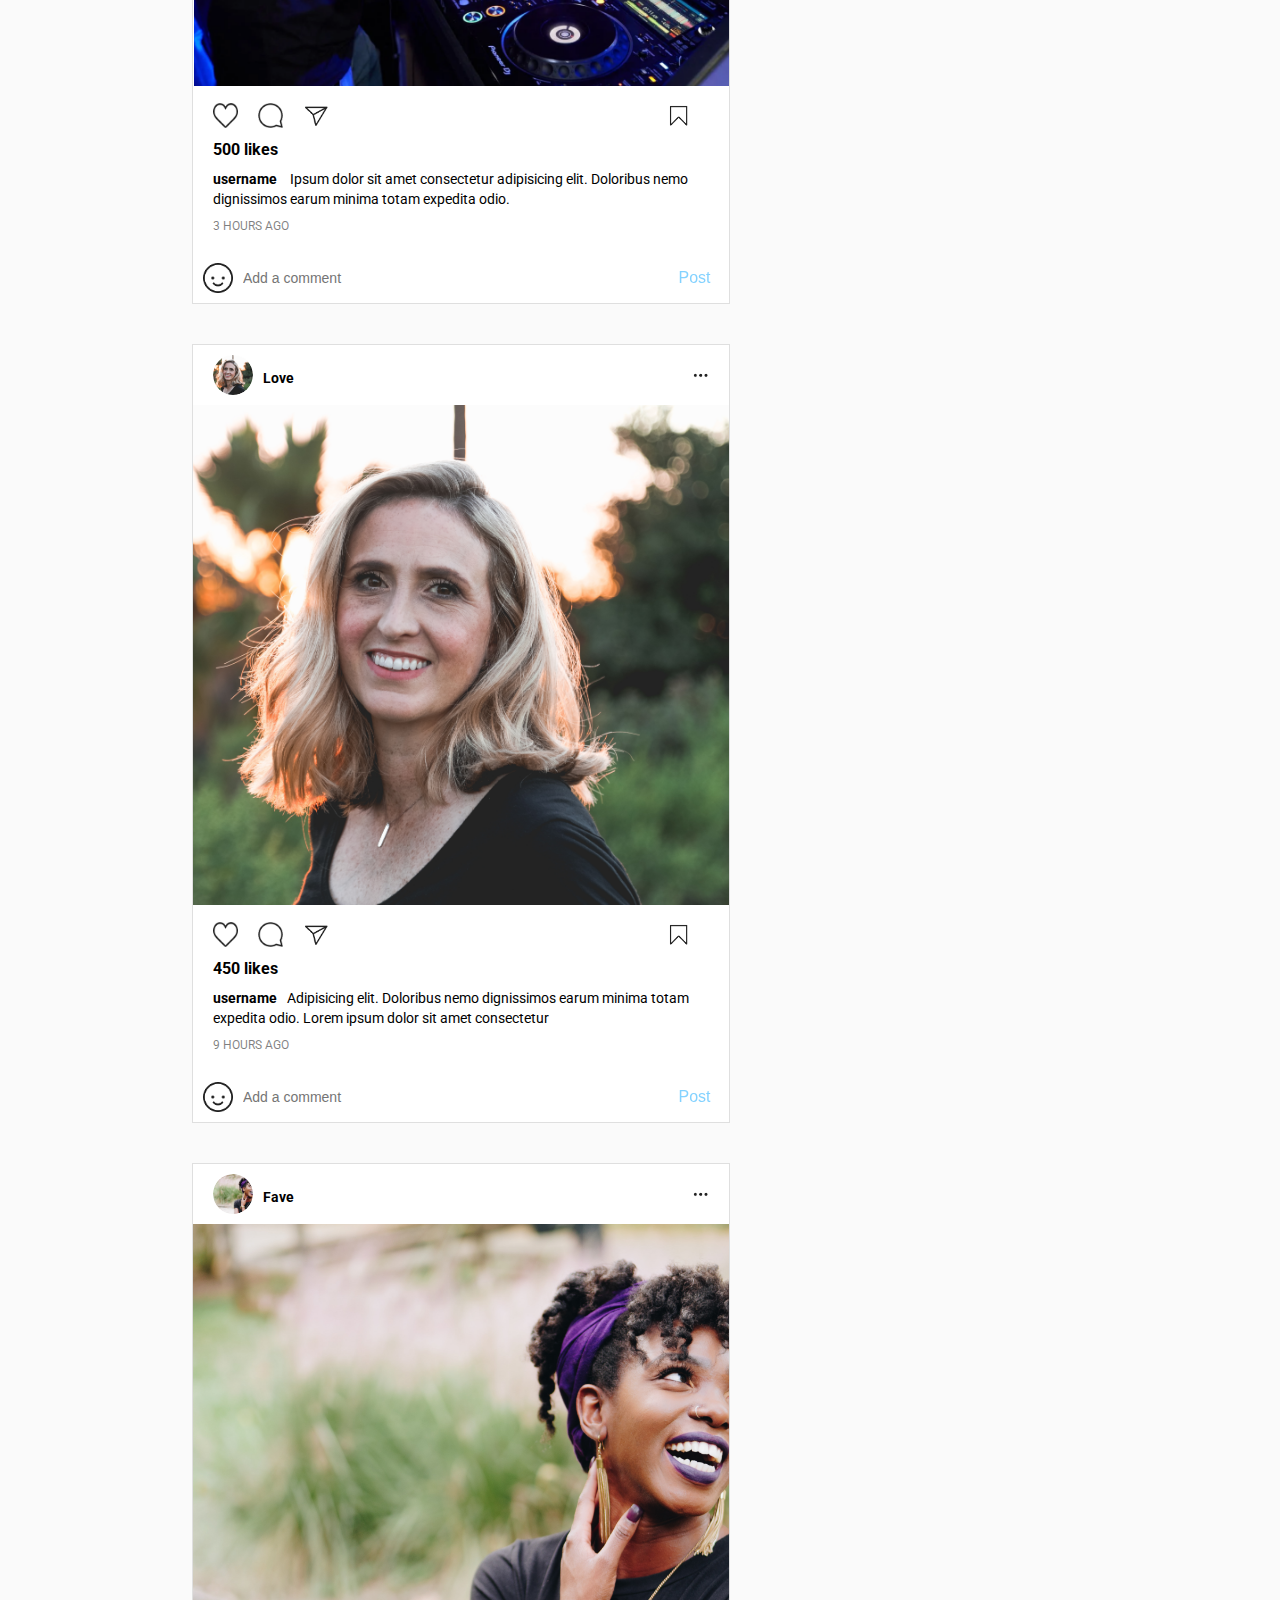
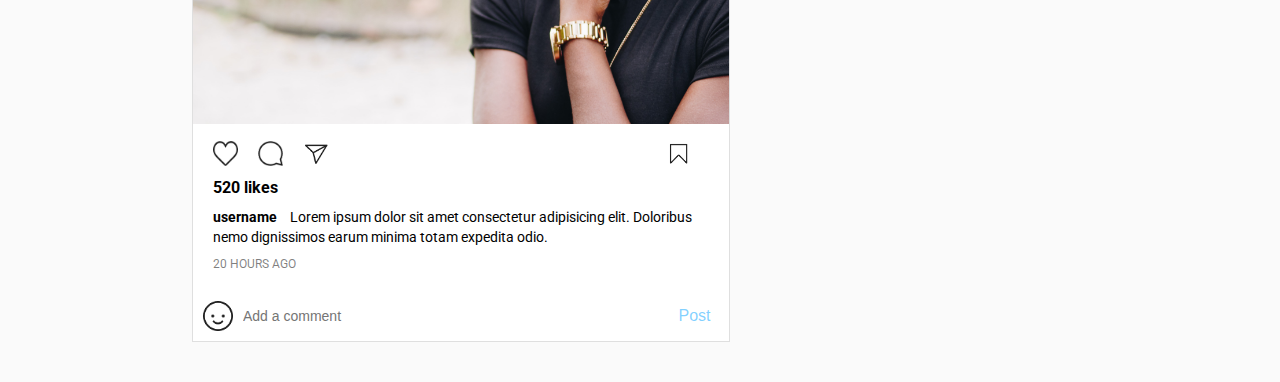
<file: instagram-clone/ig.html>
<!DOCTYPE html>
<html lang="en">
  <head>
    <meta charset="UTF-8" />
    <meta http-equiv="X-UA-Compatible" content="IE=edge" />
    <meta name="viewport" content="width=device-width, initial-scale=1.0" />
    <title>Instagram Clone</title>
    <link rel="stylesheet" href="styles.css" />
  </head>
  <body>
    <!-- START OF NAV-BAR -->
    <nav class="navbar">
      <div class="navbar-wrapper">
        <img src="img/logo.PNG" class="brand-img" alt="" />
        <input type="text" class="search-box" placeholder="search" />
        <div class="nav-items">
          <img src="img/home.PNG" class="icon" alt="" />
          <img src="img/messenger.PNG" class="icon" alt="" />
          <img src="img/add.PNG" class="icon" alt="" />
          <img src="img/like.PNG" class="icon" alt="" />
          <div class="icon user-profile"></div>
        </div>
      </div>
    </nav>
    <!-- END OF NAV-BAR -->

    <!-- START OF STORY SECTION -->

    <section class="main">
      <div class="wrapper">
        <div class="left-col">
          <div class="status-wrapper">
            <div class="status-card">
              <div class="profile-pic">
                <img src="img/cover 1.png" alt="" />
              </div>
              <p class="username">Code.dam</p>
            </div>
            <div class="status-card">
              <div class="profile-pic">
                <img src="img/cover 2.png" alt="" />
              </div>
              <p class="username">Sam</p>
            </div>
            <div class="status-card">
              <div class="profile-pic">
                <img src="img/cover 3.png" alt="" />
              </div>
              <p class="username">John.ram</p>
            </div>
            <div class="status-card">
              <div class="profile-pic">
                <img src="img/cover 4.png" alt="" />
              </div>
              <p class="username">Chris_fame</p>
            </div>
            <div class="status-card">
              <div class="profile-pic">
                <img src="img/cover 5.png" alt="" />
              </div>
              <p class="username">Shane</p>
            </div>
            <div class="status-card">
              <div class="profile-pic">
                <img src="img/cover 6.png" alt="" />
              </div>
              <p class="username">Kev</p>
            </div>
            <div class="status-card">
              <div class="profile-pic">
                <img src="img/cover 7.png" alt="" />
              </div>
              <p class="username">Love</p>
            </div>
            <div class="status-card">
              <div class="profile-pic">
                <img src="img/cover 8.png" alt="" />
              </div>
              <p class="username">Fave</p>
            </div>
          </div>
          <!-- END OF STORY SECTION -->

          <!-- START OF POST SECTION -->
          <div class="post">
            <div class="info">
              <div class="user">
                <div class="profile-pic">
                  <img src="img/cover 1.png" alt="" />
                </div>
                <p class="username">Code.dam</p>
              </div>
              <img src="img/option.PNG" class="option" alt="" />
            </div>
            <img src="img/cover 1.png" class="post-image" alt="" />
            <div class="post-content">
              <div class="reaction-wrapper">
                <img src="img/like.PNG" class="icon" alt="" />
                <img src="img/comment.PNG" class="icon" alt="" />
                <img src="img/send.PNG" class="icon" alt="" />
                <img src="img/save.PNG" class="icon save" alt="" />
              </div>
              <p class="likes">2,450 likes</p>
              <p class="description">
                <span> username</span> Lorem ipsum dolor sit amet consectetur
                adipisicing elit. Doloribus nemo dignissimos earum minima totam
                expedita odio.
              </p>
              <p class="post-time">9 HOURS AGO</p>
            </div>
            <div class="comment-wrapper">
              <img src="img/smile.PNG" class="icon" alt="" />
              <input
                type="text"
                class="comment-box"
                placeholder="Add a comment"
              />
              <button class="comment-btn">post</button>
            </div>
          </div>

          <div class="post">
            <div class="info">
              <div class="user">
                <div class="profile-pic">
                  <img src="img/cover 2.png" alt="" />
                </div>
                <p class="username">Sam</p>
              </div>
              <img src="img/option.PNG" class="option" alt="" />
            </div>
            <img src="img/cover 2.png" class="post-image" alt="" />
            <div class="post-content">
              <div class="reaction-wrapper">
                <img src="img/like.PNG" class="icon" alt="" />
                <img src="img/comment.PNG" class="icon" alt="" />
                <img src="img/send.PNG" class="icon" alt="" />
                <img src="img/save.PNG" class="icon save" alt="" />
              </div>
              <p class="likes">490 likes</p>
              <p class="description">
                <span> username</span> Lorem ipsum dolor sit amet consectetur
                adipisicing elit. Quisquam repudiandae modi facere nisi.
              </p>
              <p class="post-time">2 HOURS AGO</p>
            </div>
            <div class="comment-wrapper">
              <img src="img/smile.PNG" class="icon" alt="" />
              <input
                type="text"
                class="comment-box"
                placeholder="Add a comment"
              />
              <button class="comment-btn">post</button>
            </div>
          </div>
          <div class="post">
            <div class="info">
              <div class="user">
                <div class="profile-pic">
                  <img src="img/cover 3.png" alt="" />
                </div>
                <p class="username">John.ram</p>
              </div>
              <img src="img/option.PNG" class="option" alt="" />
            </div>
            <img src="img/cover 3.png" class="post-image" alt="" />
            <div class="post-content">
              <div class="reaction-wrapper">
                <img src="img/like.PNG" class="icon" alt="" />
                <img src="img/comment.PNG" class="icon" alt="" />
                <img src="img/send.PNG" class="icon" alt="" />
                <img src="img/save.PNG" class="icon save" alt="" />
              </div>
              <p class="likes">100 likes</p>
              <p class="description">
                <span> username</span> delectus, at hic adipisci inventore
                debitis saepe labore ipsum.
              </p>
              <p class="post-time">2 DAYS AGO</p>
            </div>
            <div class="comment-wrapper">
              <img src="img/smile.PNG" class="icon" alt="" />
              <input
                type="text"
                class="comment-box"
                placeholder="Add a comment"
              />
              <button class="comment-btn">post</button>
            </div>
          </div>
          <div class="post">
            <div class="info">
              <div class="user">
                <div class="profile-pic">
                  <img src="img/cover 4.png" alt="" />
                </div>
                <p class="username">Chris_fame</p>
              </div>
              <img src="img/option.PNG" class="option" alt="" />
            </div>
            <img src="img/cover 4.png" class="post-image" alt="" />
            <div class="post-content">
              <div class="reaction-wrapper">
                <img src="img/like.PNG" class="icon" alt="" />
                <img src="img/comment.PNG" class="icon" alt="" />
                <img src="img/send.PNG" class="icon" alt="" />
                <img src="img/save.PNG" class="icon save" alt="" />
              </div>
              <p class="likes">250 likes</p>
              <p class="description">
                <span> username</span> Lorem ipsum dolor sit amet consectetur
                adipisicing elit. Doloribus nemo dignissimos earum minima totam
                expedita odio.
              </p>
              <p class="post-time">1 HOUR AGO</p>
            </div>
            <div class="comment-wrapper">
              <img src="img/smile.PNG" class="icon" alt="" />
              <input
                type="text"
                class="comment-box"
                placeholder="Add a comment"
              />
              <button class="comment-btn">post</button>
            </div>
          </div>
          <div class="post">
            <div class="info">
              <div class="user">
                <div class="profile-pic">
                  <img src="img/cover 5.png" alt="" />
                </div>
                <p class="username">Shane</p>
              </div>
              <img src="img/option.PNG" class="option" alt="" />
            </div>
            <img src="img/cover 5.png" class="post-image" alt="" />
            <div class="post-content">
              <div class="reaction-wrapper">
                <img src="img/like.PNG" class="icon" alt="" />
                <img src="img/comment.PNG" class="icon" alt="" />
                <img src="img/send.PNG" class="icon" alt="" />
                <img src="img/save.PNG" class="icon save" alt="" />
              </div>
              <p class="likes">2,450 likes</p>
              <p class="description">
                <span> username</span> Sit amet consectetur adipisicing elit.
                Doloribus nemo dignissimos earum minima totam expedita odio.
              </p>
              <p class="post-time">5 HOURS AGO</p>
            </div>
            <div class="comment-wrapper">
              <img src="img/smile.PNG" class="icon" alt="" />
              <input
                type="text"
                class="comment-box"
                placeholder="Add a comment"
              />
              <button class="comment-btn">post</button>
            </div>
          </div>
          <div class="post">
            <div class="info">
              <div class="user">
                <div class="profile-pic">
                  <img src="img/cover 6.png" alt="" />
                </div>
                <p class="username">Kev</p>
              </div>
              <img src="img/option.PNG" class="option" alt="" />
            </div>
            <img src="img/cover 6.png" class="post-image" alt="" />
            <div class="post-content">
              <div class="reaction-wrapper">
                <img src="img/like.PNG" class="icon" alt="" />
                <img src="img/comment.PNG" class="icon" alt="" />
                <img src="img/send.PNG" class="icon" alt="" />
                <img src="img/save.PNG" class="icon save" alt="" />
              </div>
              <p class="likes">500 likes</p>
              <p class="description">
                <span> username</span> Ipsum dolor sit amet consectetur
                adipisicing elit. Doloribus nemo dignissimos earum minima totam
                expedita odio.
              </p>
              <p class="post-time">3 HOURS AGO</p>
            </div>
            <div class="comment-wrapper">
              <img src="img/smile.PNG" class="icon" alt="" />
              <input
                type="text"
                class="comment-box"
                placeholder="Add a comment"
              />
              <button class="comment-btn">post</button>
            </div>
          </div>
          <div class="post">
            <div class="info">
              <div class="user">
                <div class="profile-pic">
                  <img src="img/cover 7.png" alt="" />
                </div>
                <p class="username">Love</p>
              </div>
              <img src="img/option.PNG" class="option" alt="" />
            </div>
            <img src="img/cover 7.png" class="post-image" alt="" />
            <div class="post-content">
              <div class="reaction-wrapper">
                <img src="img/like.PNG" class="icon" alt="" />
                <img src="img/comment.PNG" class="icon" alt="" />
                <img src="img/send.PNG" class="icon" alt="" />
                <img src="img/save.PNG" class="icon save" alt="" />
              </div>
              <p class="likes">450 likes</p>
              <p class="description">
                <span> username</span>Adipisicing elit. Doloribus nemo
                dignissimos earum minima totam expedita odio. Lorem ipsum dolor
                sit amet consectetur
              </p>
              <p class="post-time">9 HOURS AGO</p>
            </div>
            <div class="comment-wrapper">
              <img src="img/smile.PNG" class="icon" alt="" />
              <input
                type="text"
                class="comment-box"
                placeholder="Add a comment"
              />
              <button class="comment-btn">post</button>
            </div>
          </div>
          <div class="post">
            <div class="info">
              <div class="user">
                <div class="profile-pic">
                  <img src="img/cover 8.png" alt="" />
                </div>
                <p class="username">Fave</p>
              </div>
              <img src="img/option.PNG" class="option" alt="" />
            </div>
            <img src="img/cover 8.png" class="post-image" alt="" />
            <div class="post-content">
              <div class="reaction-wrapper">
                <img src="img/like.PNG" class="icon" alt="" />
                <img src="img/comment.PNG" class="icon" alt="" />
                <img src="img/send.PNG" class="icon" alt="" />
                <img src="img/save.PNG" class="icon save" alt="" />
              </div>
              <p class="likes">520 likes</p>
              <p class="description">
                <span> username</span> Lorem ipsum dolor sit amet consectetur
                adipisicing elit. Doloribus nemo dignissimos earum minima totam
                expedita odio.
              </p>
              <p class="post-time">20 HOURS AGO</p>
            </div>
            <div class="comment-wrapper">
              <img src="img/smile.PNG" class="icon" alt="" />
              <input
                type="text"
                class="comment-box"
                placeholder="Add a comment"
              />
              <button class="comment-btn">post</button>
            </div>
          </div>
        </div>
        <!-- END OF POST SECTION -->

        <!-- START OF SUGGESTION SECTION -->

        <div class="right-col">
          <div class="profile-card">
            <div class="profile-pic">
              <img src="img/profile-pic.png" alt="" />
            </div>
            <div>
              <p class="sub-text">annorcode</p>
              <p class="username">Nyamekye Annor</p>
            </div>

            <button class="action-btn">switch</button>
          </div>
          <p class="profile-card">Suggestions for you</p>

          <div class="profile-card">
            <div class="profile-pic">
              <img src="img/cover 9.png" alt="" />
            </div>
            <div>
              <p class="sub-text">sebastian</p>
              <p class="username">followed by user</p>
            </div>

            <button class="action-btn">follow</button>
          </div>
          <div class="profile-card">
            <div class="profile-pic">
              <img src="img/cover 10.png" alt="" />
            </div>
            <div>
              <p class="sub-text">nathaniel</p>
              <p class="username">followed by user</p>
            </div>

            <button class="action-btn">follow</button>
          </div>
          <div class="profile-card">
            <div class="profile-pic">
              <img src="img/cover 11.png" alt="" />
            </div>
            <div>
              <p class="sub-text">heather</p>
              <p class="username">followed by user</p>
            </div>

            <button class="action-btn">follow</button>
          </div>
          <div class="profile-card">
            <div class="profile-pic">
              <img src="img/cover 12.png" alt="" />
            </div>
            <div>
              <p class="sub-text">code.p</p>
              <p class="username">followed by user</p>
            </div>

            <button class="action-btn">follow</button>
          </div>
          <div class="profile-card">
            <div class="profile-pic">
              <img src="img/cover 13.png" alt="" />
            </div>
            <div>
              <p class="sub-text">yohana</p>
              <p class="username">followed by user</p>
            </div>

            <button class="action-btn">follow</button>
          </div>
        </div>

        <!-- END OF SUGGESTION SECTION -->
      </div>
    </section>
  </body>
</html>
</file>
<file: assets/css/index.css>
/*--------------------------------------------------------------
# General
--------------------------------------------------------------*/
/* body {
  color: black;
}

.nav-item,
.navbar-brand,
.lead {
  text-transform: uppercase;
  font-weight: 500;
  font-size: larger;
} */

/*--------------------------------------------------------------
# background Styles
--------------------------------------------------------------*/

/* body,
.jumbotron {
  width: 100%;
  height: 100vh;
  background: url("/assets/img/landing/test4.png") top right no-repeat;
  background-size: cover;
  position: relative;
} */

/*--------------------------------------------------------------
# Footer
--------------------------------------------------------------*/
/* #footer {
  padding-top: 80px;
}

#footer .social-links a {
  font-size: 18px;
  display: inline-block;
  background: black;
  color: #fff;
  line-height: 1;
  padding: 8px 0;
  margin-right: 4px;
  border-radius: 50%;
  text-align: center;
  width: 36px;
  height: 36px;
  transition: 0.3s;
} */

/*--------------------------------------------------------------
# Nav
--------------------------------------------------------------*/
/* .navbar .collapse {
  padding-top: 35px;
}
.collapse {
  padding-bottom: 3%;
}

.jumbotron {
  width: 100%;
  background-color: white;
  text-align: center;
  padding-top: 10%;
}

.my-4 {
  width: 50%;
  margin: 0 25% 0 25%;
} */
/* a.navbar-brand.link
 {
  color: red;




  make 4 undo i think
  padding-left: 10%; */

/**
* Template Name: MyResume - v4.7.0
* Template URL: https://bootstrapmade.com/free-html-bootstrap-template-my-resume/
* Author: BootstrapMade.com
* License: https://bootstrapmade.com/license/
*/

/*--------------------------------------------------------------
# General
--------------------------------------------------------------*/
body {
  font-family: "Open Sans", sans-serif;
  color: #272829;
}

a {
  color: #0563bb;
  text-decoration: none;
}

a:hover {
  color: #067ded;
  text-decoration: none;
}

h1,
h2,
h3,
h4,
h5,
h6 {
  font-family: "Raleway", sans-serif;
}

/*--------------------------------------------------------------
# Back to top button
--------------------------------------------------------------*/
.back-to-top {
  position: fixed;
  visibility: hidden;
  opacity: 0;
  right: 15px;
  bottom: 15px;
  z-index: 996;
  background: #0563bb;
  width: 40px;
  height: 40px;
  border-radius: 50px;
  transition: all 0.4s;
}
.back-to-top i {
  font-size: 28px;
  color: #fff;
  line-height: 0;
}
.back-to-top:hover {
  background: #0678e3;
  color: #fff;
}
.back-to-top.active {
  visibility: visible;
  opacity: 1;
}

/*--------------------------------------------------------------
# Preloader
--------------------------------------------------------------*/
#preloader {
  position: fixed;
  top: 0;
  left: 0;
  right: 0;
  bottom: 0;
  z-index: 9999;
  overflow: hidden;
  background: #fff;
}

#preloader:before {
  content: "";
  position: fixed;
  top: calc(50% - 30px);
  left: calc(50% - 30px);
  border: 6px solid #0563bb;
  border-top-color: #fff;
  border-bottom-color: #fff;
  border-radius: 50%;
  width: 60px;
  height: 60px;
  -webkit-animation: animate-preloader 1s linear infinite;
  animation: animate-preloader 1s linear infinite;
}

@-webkit-keyframes animate-preloader {
  0% {
    transform: rotate(0deg);
  }
  100% {
    transform: rotate(360deg);
  }
}

@keyframes animate-preloader {
  0% {
    transform: rotate(0deg);
  }
  100% {
    transform: rotate(360deg);
  }
}
/*--------------------------------------------------------------
# Disable aos animation delay on mobile devices
--------------------------------------------------------------*/
@media screen and (max-width: 768px) {
  [data-aos-delay] {
    transition-delay: 0 !important;
  }
}
/*--------------------------------------------------------------
# Header
--------------------------------------------------------------*/
#header {
  position: fixed;
  top: 0;
  left: 0;
  bottom: 0;
  z-index: 9997;
  transition: all 0.5s;
  padding: 15px;
  overflow-y: auto;
}
@media (max-width: 992px) {
  #header {
    width: 300px;
    background: #fff;
    border-right: 1px solid #e6e9ec;
    left: -300px;
  }
}

@media (min-width: 992px) {
  #main {
    margin-left: 100px;
  }
}
/*--------------------------------------------------------------
# Navigation Menu
--------------------------------------------------------------*/
/**
* Desktop Navigation 
*/
.nav-menu {
  padding: 0;
  display: block;
}
.nav-menu * {
  margin: 0;
  padding: 0;
  list-style: none;
}
.nav-menu > ul > li {
  position: relative;
  white-space: nowrap;
}
.nav-menu a,
.nav-menu a:focus {
  display: flex;
  align-items: center;
  color: #45505b;
  padding: 10px 18px;
  margin-bottom: 8px;
  transition: 0.3s;
  font-size: 15px;
  border-radius: 50px;
  background: #f2f3f5;
  height: 56px;
  width: 100%;
  overflow: hidden;
  transition: 0.3s;
}
.nav-menu a i,
.nav-menu a:focus i {
  font-size: 20px;
}
.nav-menu a span,
.nav-menu a:focus span {
  padding: 0 5px 0 7px;
  color: #45505b;
}
@media (min-width: 992px) {
  .nav-menu a,
  .nav-menu a:focus {
    width: 56px;
  }
  .nav-menu a span,
  .nav-menu a:focus span {
    display: none;
    color: #fff;
  }
}
.nav-menu a:hover,
.nav-menu .active,
.nav-menu .active:focus,
.nav-menu li:hover > a {
  color: #fff;
  background: #0563bb;
}
.nav-menu a:hover span,
.nav-menu .active span,
.nav-menu .active:focus span,
.nav-menu li:hover > a span {
  color: #fff;
}
.nav-menu a:hover,
.nav-menu li:hover > a {
  width: 100%;
  color: #fff;
}
.nav-menu a:hover span,
.nav-menu li:hover > a span {
  display: block;
}

/**
* Mobile Navigation 
*/
.mobile-nav-toggle {
  position: fixed;
  right: 10px;
  top: 10px;
  z-index: 9998;
  border: 0;
  background: none;
  font-size: 28px;
  transition: all 0.4s;
  outline: none !important;
  line-height: 0;
  cursor: pointer;
  border-radius: 50px;
  padding: 5px;
}
.mobile-nav-toggle i {
  color: #45505b;
}

.mobile-nav-active {
  overflow: hidden;
}
.mobile-nav-active #header {
  left: 0;
}
.mobile-nav-active .mobile-nav-toggle {
  color: #fff;
  background-color: #0563bb;
}

/*--------------------------------------------------------------
# Hero Section
--------------------------------------------------------------*/
#hero {
  width: 100%;
  height: 100vh;
  background: url("/assets/img/landing/landingpic.jpg") top right no-repeat;
  background-size: cover;
  position: relative;
}
@media (min-width: 992px) {
  #hero {
    padding-left: 160px;
  }
}
#hero:before {
  content: "";
  background: rgba(255, 255, 255, 0.74);
  position: absolute;
  bottom: 0;
  top: 0;
  left: 0;
  right: 0;
}
#hero h1 {
  margin: 0;
  font-size: 64px;
  font-weight: 700;
  line-height: 56px;
  color: #45505b;
  /* text-align: center; */
}
#hero p {
  color: #45505b;
  margin: 15px 0 0 0;
  font-size: 26px;
  font-family: "Poppins", sans-serif;
  /* text-align: center; */
}
#hero p span {
  color: #0563bb;
  letter-spacing: 1px;
}
#hero .social-links {
  margin-top: 30px;
  /* text-align: center; */
  padding-bottom: 6%;
}
#hero .social-links a {
  font-size: 24px;
  display: inline-block;
  color: #45505b;
  line-height: 1;
  margin-right: 20px;
  transition: 0.3s;
}
#hero .social-links a:hover {
  color: #0563bb;
}
@media (max-width: 992px) {
  #hero {
    text-align: center;
  }
  #hero h1 {
    font-size: 32px;
    line-height: 36px;
  }
  #hero p {
    margin-top: 10px;
    font-size: 20px;
    line-height: 24px;
  }
}

/*--------------------------------------------------------------
# Sections General
--------------------------------------------------------------*/
section {
  padding: 60px 0;
  overflow: hidden;
}

.section-title {
  text-align: center;
  padding-bottom: 30px;
}
.section-title h2 {
  font-size: 32px;
  font-weight: bold;
  text-transform: uppercase;
  margin-bottom: 20px;
  padding-bottom: 20px;
  position: relative;
  color: #45505b;
}
.section-title h2::before {
  content: "";
  position: absolute;
  display: block;
  width: 120px;
  height: 1px;
  background: #ddd;
  bottom: 1px;
  left: calc(50% - 60px);
}
.section-title h2::after {
  content: "";
  position: absolute;
  display: block;
  width: 40px;
  height: 3px;
  background: #0563bb;
  bottom: 0;
  left: calc(50% - 20px);
}
.section-title p {
  margin-bottom: 0;
}
</file>
<file: instagram-clone/styles.css>
@import url("https://fonts.googleapis.com/css2?family=Roboto:wght@300;400;500;700;900&display=swap");

* {
  margin: 0;
  padding: 0;
  box-sizing: border-box;
}

*:focus {
  outline: none;
}

/* START OF NAV-BAR */

body {
  width: 100%;
  background: #fafafa;
  position: relative;
  font-family: "roboto", sans-serif;
}

.navbar {
  position: fixed;
  top: 0;
  left: 0;
  width: 100%;
  height: 50px;
  background: #fff;
  border-bottom: 1px solid #dfdfdf;
  display: flex;
  justify-content: center;
  padding: 5px 0;
}

.navbar-wrapper {
  width: 70%;
  max-width: 1000px;
  height: 100%;
  display: flex;
  justify-content: space-between;
  align-items: center;
}

.brand-img {
  height: 100%;
  margin-top: 5px;
}

.search-box {
  position: absolute;
  left: 50%;
  transform: translateX(-50%);
  width: 200px;
  height: 25px;
  background: #fafafa;
  border: 1px solid #dfdfdf;
  border-radius: 2px;
  color: rgba(0, 0, 0, 0.5);
  text-align: center;
  text-transform: capitalize;
}

.search-box::placeholder {
  color: rgba(0, 0, 0, 0.5);
}

.nav-items {
  height: 22px;
  position: relative;
}

.icon {
  height: 100%;
  cursor: pointer;
  margin: 0 10px;
  display: inline-block;
}

.user-profile {
  width: 22px;
  border-radius: 50%;
  background-image: url(img/profile-pic.png);
  background-size: cover;
}

/* END OF NAV-BAR */

/* START OF STORY SECTION */

.main {
  width: 100%;
  padding: 40px 0;
  display: flex;
  justify-content: center;
  margin-top: 50px;
}

.wrapper {
  width: 70%;
  max-width: 1000px;
  display: grid;
  grid-template-columns: 60% 40%;
  grid-gap: 30px;
}

.left-col {
  display: flex;
  flex-direction: column;
}

.status-wrapper {
  width: 100%;
  height: 120px;
  background: #fff;
  border: 1px solid #dfdfdf;
  border-radius: 2px;
  padding: 10px;
  padding-right: 0;
  display: flex;
  align-items: center;
  overflow: hidden auto;
  overflow-x: auto;
}

.status-wrapper::-webkit-scrollbar {
  display: none;
}

.status-card {
  flex: 0 0 auto;
  width: 80px;
  max-width: 80px;
  display: flex;
  flex-direction: column;
  align-items: center;
  margin-right: 15px;
}

.profile-pic {
  width: 70px;
  height: 70px;
  border-radius: 50%;
  overflow: hidden;
  padding: 3px;
  background: linear-gradient(45deg, rgba(255, 230, 0), rgb(255, 0, 128) 80%);
}

.profile-pic img {
  width: 100%;
  height: 100%;
  object-fit: cover;
  border-radius: 50%;
  border: 2px solid #fff;
}

.username {
  width: 100%;
  overflow: hidden;
  text-align: center;
  font-size: 12px;
  margin-top: 5px;
  color: rgba(0, 0, 0, 0.5);
}

/* END OF STORY SECTION */

/* START OF POST SECTION */

.post {
  width: 100%;
  height: auto;
  background: #fff;
  border: 1px solid #dfdfdf;
  margin-top: 40px;
}

.info {
  width: 100%;
  height: 60px;
  display: flex;
  justify-content: space-between;
  align-items: center;
  padding: 0 20px;
}

.info .username {
  width: auto;
  font-weight: bold;
  color: #000;
  font-size: 14px;
  margin-left: 10px;
}

.info .option {
  height: 10px;
  cursor: pointer;
}

.info .user {
  display: flex;
  align-items: center;
}

.info .profile-pic {
  height: 40px;
  width: 40px;
  padding: 0;
  background: none;
}

.info .profile-pic img {
  border: none;
}

.post-image {
  width: 100%;
  height: 500px;
  object-fit: cover;
}

.post-content {
  width: 100%;
  padding: 20px;
}

.likes {
  font-weight: bold;
}

.description {
  margin: 10px 0;
  font-size: 14px;
  line-height: 20px;
}

.description span {
  font-weight: bold;
  margin-right: 10px;
}

.post-time {
  color: rgba(0, 0, 0, 0.5);
  font-size: 12px;
}

.comment-wrapper {
  width: 100%;
  height: 50px;
  border-radius: 1px solid #dfdfdf;
  display: flex;
  justify-content: space-between;
  align-items: center;
}

.comment-wrapper .icon {
  height: 30px;
}

.comment-box {
  width: 80%;
  height: 100%;
  border: none;
  outline: none;
  font-size: 14px;
}

.comment-btn,
.action-btn {
  width: 70px;
  height: 100%;
  background: none;
  border: none;
  outline: none;
  text-transform: capitalize;
  font-size: 16px;
  color: rgba(0, 162, 255, 0.973);
  opacity: 0.5;
}

.reaction-wrapper {
  width: 100%;
  height: 50px;
  display: flex;
  margin-top: -20px;
  align-items: center;
}

.reaction-wrapper .icon {
  height: 25px;
  margin: 0;
  margin-right: 20px;
}

.reaction-wrapper .icon.save {
  margin-left: auto;
}
/* END OF POST SECTION */

/* START OF SUGGESTION SECTION */

.right-col {
  padding: 20px;
}

.profile-card {
  width: fit-content;
  display: flex;
  justify-content: center;
  align-items: center;
  margin-bottom: 10px;
}

.profile-card .profile-pic {
  flex: 0 0 auto;
  padding: 0;
  background: none;
  width: 40px;
  height: 40px;
  margin-right: 10px;
}

.profile-card:first-child .profile-pic {
  width: 70px;
  height: 70px;
}

.profile-card .profile-pic img {
  border: none;
}

.profile-card .username {
  color: rgba(0, 0, 0, 0.5);
  font-size: 12px;
  font-weight: 500;
  margin-top: 5px;
}

.sub-text {
  font-weight: 500;
  font-size: 18px;
  color: #000;
}

.action-btn {
  opacity: 1;
  font-weight: 700;
  font-size: 12px;
}

.suggestion-text {
  font-size: 14px;
  color: rgba(0, 0, 0, 0.5);
  font-weight: 700;
  margin: 20px 0;
}

/* END OF SUGGESTION SECTION */

/* MEDIA QUERY BREAKPOINTS*/

@media (max-width: 1100px) {
  .right-col,
  .search-box {
    display: none;
  }

  .navbar-wrapper,
  .wrapper {
    width: 90%;
  }
  .wrapper {
    display: block;
  }
}

@media (max-width: 500px) {
  .nav-items .icon {
    margin: 0 5px;
  }
  .post-image {
    height: 300px;
  }
}
</file>
<file: PricingPanel/PriceTable/app.css>
/* http://meyerweb.com/eric/tools/css/reset/ 
   v2.0 | 20110126
   License: none (public domain)
*/

html, body, div, span, applet, object, iframe,
h1, h2, h3, h4, h5, h6, p, blockquote, pre,
a, abbr, acronym, address, big, cite, code,
del, dfn, em, img, ins, kbd, q, s, samp,
small, strike, strong, sub, sup, tt, var,
b, u, i, center,
dl, dt, dd, ol, ul, li,
fieldset, form, label, legend,
table, caption, tbody, tfoot, thead, tr, th, td,
article, aside, canvas, details, embed, 
figure, figcaption, footer, header, hgroup, 
menu, nav, output, ruby, section, summary,
time, mark, audio, video {
	margin: 0;
	padding: 0;
	border: 0;
	font-size: 100%;
	font: inherit;
	vertical-align: baseline;
}
/* HTML5 display-role reset for older browsers */
article, aside, details, figcaption, figure, 
footer, header, hgroup, menu, nav, section {
	display: block;
}
body {
	line-height: 1;
}
ol, ul {
	list-style: none;
}
blockquote, q {
	quotes: none;
}
blockquote:before, blockquote:after,
q:before, q:after {
	content: '';
	content: none;
}
table {
	border-collapse: collapse;
	border-spacing: 0;
}

html {
  box-sizing: border-box;
  font-family: 'Open Sans', sans-serif;
}

body {
  background-color: #60a9ff;
  display: flex;
  justify-content: center;
  align-items: center;
  min-height: 100vh;
}

.panel {
  background-color: white;
  border-radius: 10px;
  padding: 15px 25px;
  width: 100%;
  max-width: 960px;
  display: flex;
  flex-direction: column;
  text-align: center;
  text-transform: uppercase;
}

.pricing-plan {
  border-bottom: 1px solid #e1f1ff;
}
.pricing-plan:last-child {
  border-bottom: none;
}

.pricing-img {
  margin-bottom: 25px;
  max-width: 100%;
}

.pricing-header {
  color: #888;
  font-weight: 600;
  letter-spacing: 1px;
}

.pricing-features {
  margin: 50px 0 25px;
  color: #016ff9;
}

.pricing-features-item {
  font-weight: 600;
  letter-spacing: 1px;
  font-size: 12px;
  line-height: 1.5;
  padding: 15px 0;
  border-top: 1px solid #e1f1ff;
}

.pricing-features-item:last-child{
  border-bottom: 1px solid #e1f1ff;
}

.pricing-price {
  color: #016ff9; 
  display: block;
  font-size: 32px;
  font-weight: 700;
}

.pricing-button {
  border: 1px solid #9dd1ff;
  border-radius: 10px;
  color: #348efe;
  display: inline-block;
  padding: 15px 35px;
  text-decoration: none;
  margin: 25px 0;
  transition: background-color 200ms ease-in-out;
}

.pricing-button:hover, .pricing-button:focus {
  background-color: #e1f1ff;
}

.pricing-button.is-featured {
  background-color: #48aaff;
  color: white;
}

.pricing-button.is-featured:hover, .pricing-button.is-featured:focus{
  background-color: #269aff;
  color: white;
}


@media (min-width: 900px){
  .panel {
    flex-direction: row;
  }
  .pricing-plan {
    border-bottom: none;
    border-right: 1px solid #e1f1ff;
    padding: 25px 50px;
  }
  .pricing-plan:last-child {
    border-right: none;
  }
}
</file>
<file: assets/css/portfolio.css>
/**
* Template Name: MyResume - v4.7.0
* Template URL: https://bootstrapmade.com/free-html-bootstrap-template-my-resume/
* Author: BootstrapMade.com
* License: https://bootstrapmade.com/license/
*/

/*--------------------------------------------------------------
# General
--------------------------------------------------------------*/
body {
  font-family: "Open Sans", sans-serif;
  color: #272829;
}

a {
  color: #0563bb;
  text-decoration: none;
}

a:hover {
  color: #067ded;
  text-decoration: none;
}

h1,
h2,
h3,
h4,
h5,
h6 {
  font-family: "Raleway", sans-serif;
}

/*--------------------------------------------------------------
# Back to top button
--------------------------------------------------------------*/
.back-to-top {
  position: fixed;
  visibility: hidden;
  opacity: 0;
  right: 15px;
  bottom: 15px;
  z-index: 996;
  background: #0563bb;
  width: 40px;
  height: 40px;
  border-radius: 50px;
  transition: all 0.4s;
}
.back-to-top i {
  font-size: 28px;
  color: #fff;
  line-height: 0;
}
.back-to-top:hover {
  background: #0678e3;
  color: #fff;
}
.back-to-top.active {
  visibility: visible;
  opacity: 1;
}

/*--------------------------------------------------------------
# Preloader
--------------------------------------------------------------*/
#preloader {
  position: fixed;
  top: 0;
  left: 0;
  right: 0;
  bottom: 0;
  z-index: 9999;
  overflow: hidden;
  background: #fff;
}

#preloader:before {
  content: "";
  position: fixed;
  top: calc(50% - 30px);
  left: calc(50% - 30px);
  border: 6px solid #0563bb;
  border-top-color: #fff;
  border-bottom-color: #fff;
  border-radius: 50%;
  width: 60px;
  height: 60px;
  -webkit-animation: animate-preloader 1s linear infinite;
  animation: animate-preloader 1s linear infinite;
}

@-webkit-keyframes animate-preloader {
  0% {
    transform: rotate(0deg);
  }
  100% {
    transform: rotate(360deg);
  }
}

@keyframes animate-preloader {
  0% {
    transform: rotate(0deg);
  }
  100% {
    transform: rotate(360deg);
  }
}
/*--------------------------------------------------------------
# Disable aos animation delay on mobile devices
--------------------------------------------------------------*/
@media screen and (max-width: 768px) {
  [data-aos-delay] {
    transition-delay: 0 !important;
  }
}
/*--------------------------------------------------------------
# Header
--------------------------------------------------------------*/
#header {
  position: fixed;
  top: 0;
  left: 0;
  bottom: 0;
  z-index: 9997;
  transition: all 0.5s;
  padding: 15px;
  overflow-y: auto;
}
@media (max-width: 992px) {
  #header {
    width: 300px;
    background: #fff;
    border-right: 1px solid #e6e9ec;
    left: -300px;
  }
}

@media (min-width: 992px) {
  #main {
    margin-left: 100px;
  }
}
/*--------------------------------------------------------------
# Navigation Menu
--------------------------------------------------------------*/
/**
* Desktop Navigation 
*/
.nav-menu {
  padding: 0;
  display: block;
}
.nav-menu * {
  margin: 0;
  padding: 0;
  list-style: none;
}
.nav-menu > ul > li {
  position: relative;
  white-space: nowrap;
}
.nav-menu a,
.nav-menu a:focus {
  display: flex;
  align-items: center;
  color: #45505b;
  padding: 10px 18px;
  margin-bottom: 8px;
  transition: 0.3s;
  font-size: 15px;
  border-radius: 50px;
  background: #f2f3f5;
  height: 56px;
  width: 100%;
  overflow: hidden;
  transition: 0.3s;
}
.nav-menu a i,
.nav-menu a:focus i {
  font-size: 20px;
}
.nav-menu a span,
.nav-menu a:focus span {
  padding: 0 5px 0 7px;
  color: #45505b;
}
@media (min-width: 992px) {
  .nav-menu a,
  .nav-menu a:focus {
    width: 56px;
  }
  .nav-menu a span,
  .nav-menu a:focus span {
    display: none;
    color: #fff;
  }
}
.nav-menu a:hover,
.nav-menu .active,
.nav-menu .active:focus,
.nav-menu li:hover > a {
  color: #fff;
  background: #0563bb;
}
.nav-menu a:hover span,
.nav-menu .active span,
.nav-menu .active:focus span,
.nav-menu li:hover > a span {
  color: #fff;
}
.nav-menu a:hover,
.nav-menu li:hover > a {
  width: 100%;
  color: #fff;
}
.nav-menu a:hover span,
.nav-menu li:hover > a span {
  display: block;
}

/**
* Mobile Navigation 
*/
.mobile-nav-toggle {
  position: fixed;
  right: 10px;
  top: 10px;
  z-index: 9998;
  border: 0;
  background: none;
  font-size: 28px;
  transition: all 0.4s;
  outline: none !important;
  line-height: 0;
  cursor: pointer;
  border-radius: 50px;
  padding: 5px;
}
.mobile-nav-toggle i {
  color: #45505b;
}

.mobile-nav-active {
  overflow: hidden;
}
.mobile-nav-active #header {
  left: 0;
}
.mobile-nav-active .mobile-nav-toggle {
  color: #fff;
  background-color: #0563bb;
}

/*--------------------------------------------------------------
# Hero Section
--------------------------------------------------------------*/
#hero {
  width: 100%;
  height: 100vh;
  background: url("../img/hero/bg.png") top right no-repeat;
  background-size: cover;
  position: relative;
}
@media (min-width: 992px) {
  #hero {
    padding-left: 160px;
  }
}
#hero:before {
  content: "";
  background: rgba(255, 255, 255, 0.8);
  position: absolute;
  bottom: 0;
  top: 0;
  left: 0;
  right: 0;
}
#hero h1 {
  margin: 0;
  font-size: 64px;
  font-weight: 700;
  line-height: 56px;
  color: #45505b;
}
#hero p {
  color: #45505b;
  margin: 15px 0 0 0;
  font-size: 26px;
  font-family: "Poppins", sans-serif;
}
#hero p span {
  color: #0563bb;
  letter-spacing: 1px;
}
#hero .social-links {
  margin-top: 30px;
}
#hero .social-links a {
  font-size: 24px;
  display: inline-block;
  color: #45505b;
  line-height: 1;
  margin-right: 20px;
  transition: 0.3s;
}
#hero .social-links a:hover {
  color: #0563bb;
}
@media (max-width: 992px) {
  #hero {
    text-align: center;
  }
  #hero h1 {
    font-size: 32px;
    line-height: 36px;
  }
  #hero p {
    margin-top: 10px;
    font-size: 20px;
    line-height: 24px;
  }
}

/*--------------------------------------------------------------
# Sections General
--------------------------------------------------------------*/
section {
  padding: 60px 0;
  overflow: hidden;
}

.section-title {
  text-align: center;
  padding-bottom: 30px;
}
.section-title h2 {
  font-size: 32px;
  font-weight: bold;
  text-transform: uppercase;
  margin-bottom: 20px;
  padding-bottom: 20px;
  position: relative;
  color: #45505b;
}
.section-title h2::before {
  content: "";
  position: absolute;
  display: block;
  width: 120px;
  height: 1px;
  background: #ddd;
  bottom: 1px;
  left: calc(50% - 60px);
}
.section-title h2::after {
  content: "";
  position: absolute;
  display: block;
  width: 40px;
  height: 3px;
  background: #0563bb;
  bottom: 0;
  left: calc(50% - 20px);
}
.section-title p {
  margin-bottom: 0;
}

/*--------------------------------------------------------------
# About
--------------------------------------------------------------*/
.about .content h3 {
  font-weight: 700;
  font-size: 26px;
  color: #728394;
}
.about .content ul {
  list-style: none;
  padding: 0;
}
.about .content ul li {
  margin-bottom: 20px;
  display: flex;
  align-items: center;
}
.about .content ul strong {
  margin-right: 10px;
}
.about .content ul i {
  font-size: 16px;
  margin-right: 5px;
  color: #0563bb;
  line-height: 0;
}
.about .content p:last-child {
  margin-bottom: 0;
}

/*--------------------------------------------------------------
# Skills
--------------------------------------------------------------*/
.skills .count-box {
  padding: 30px 30px 25px 30px;
  margin-top: 30px;
  width: 100%;
  position: relative;
  text-align: center;
  background: #fff;
}
.skills .count-box i {
  position: absolute;
  top: -25px;
  left: 50%;
  transform: translateX(-50%);
  font-size: 24px;
  background: #0563bb;
  color: #fff;
  border-radius: 50px;
  display: inline-flex;
  align-items: center;
  justify-content: center;
  width: 48px;
  height: 48px;
}
.skills .count-box span {
  font-size: 36px;
  display: block;
  font-weight: 600;
  color: #011426;
}
.skills .count-box p {
  padding: 0;
  margin: 0;
  font-family: "Raleway", sans-serif;
  font-size: 14px;
}

.skills-img {
  height: 48px;
  width: 48px;
}

/*--------------------------------------------------------------
# Projects
--------------------------------------------------------------*/
.project .project-item {
  margin-bottom: 30px;
}
.project #project-flters {
  padding: 0;
  margin: 0 auto 25px auto;
  list-style: none;
  text-align: center;
  background: #fff;
  border-radius: 50px;
  padding: 2px 15px;
}
.project #project-flters li {
  cursor: pointer;
  display: inline-block;
  padding: 10px 15px;
  font-size: 14px;
  font-weight: 600;
  line-height: 1;
  text-transform: uppercase;
  color: #272829;
  margin-bottom: 5px;
  transition: all 0.3s ease-in-out;
}
.project #project-flters li:hover,
.project #project-flters li.filter-active {
  color: #0563bb;
}
.project #project-flters li:last-child {
  margin-right: 0;
}
.project .project-wrap {
  transition: 0.3s;
  position: relative;
  overflow: hidden;
  z-index: 1;
  background: rgba(69, 80, 91, 0.8);
}
.project .project-wrap::before {
  content: "";
  background: rgba(255, 255, 255, 0.7);
  position: absolute;
  left: 30px;
  right: 30px;
  top: 30px;
  bottom: 30px;
  transition: all ease-in-out 0.3s;
  z-index: 2;
  opacity: 0;
}
.project .project-wrap .project-info {
  opacity: 0;
  position: absolute;
  top: 0;
  left: 0;
  right: 0;
  bottom: 0;
  text-align: center;
  z-index: 3;
  transition: all ease-in-out 0.3s;
  display: flex;
  flex-direction: column;
  justify-content: center;
  align-items: center;
}
.project .project-wrap .project-info::before {
  display: block;
  content: "";
  width: 48px;
  height: 48px;
  position: absolute;
  top: 35px;
  left: 35px;
  border-top: 3px solid #d7dce1;
  border-left: 3px solid #d7dce1;
  transition: all 0.5s ease 0s;
  z-index: 9994;
}
.project .project-wrap .project-info::after {
  display: block;
  content: "";
  width: 48px;
  height: 48px;
  position: absolute;
  bottom: 35px;
  right: 35px;
  border-bottom: 3px solid #d7dce1;
  border-right: 3px solid #d7dce1;
  transition: all 0.5s ease 0s;
  z-index: 9994;
}
.project .project-wrap .project-info h4 {
  font-size: 20px;
  color: #45505b;
  font-weight: 600;
}
.project .project-wrap .project-info p {
  color: #45505b;
  font-size: 14px;
  text-transform: uppercase;
  padding: 0;
  margin: 0;
}
.project .project-wrap .project-links {
  text-align: center;
  z-index: 4;
}
.project .project-wrap .project-links a {
  color: #45505b;
  margin: 0 2px;
  font-size: 28px;
  display: inline-block;
  transition: 0.3s;
}
.project .project-wrap .project-links a:hover {
  color: #148af9;
}
.project .project-wrap:hover::before {
  top: 0;
  left: 0;
  right: 0;
  bottom: 0;
  opacity: 1;
}
.project .project-wrap:hover .project-info {
  opacity: 1;
}
.project .project-wrap:hover .project-info::before {
  top: 15px;
  left: 15px;
}
.project .project-wrap:hover .project-info::after {
  bottom: 15px;
  right: 15px;
}

/*--------------------------------------------------------------
# Project Details
--------------------------------------------------------------*/
.project-details {
  padding-top: 40px;
}
.project-details .project-details-slider img {
  width: 100%;
}
.project-details .project-details-slider .swiper-pagination {
  margin-top: 20px;
  position: relative;
}
.project-details
  .project-details-slider
  .swiper-pagination
  .swiper-pagination-bullet {
  width: 12px;
  height: 12px;
  background-color: #fff;
  opacity: 1;
  border: 1px solid #0563bb;
}
.project-details
  .project-details-slider
  .swiper-pagination
  .swiper-pagination-bullet-active {
  background-color: #0563bb;
}
.project-details .project-info {
  padding: 30px;
  box-shadow: 0px 0 30px rgba(69, 80, 91, 0.08);
}
.project-details .project-info h3 {
  font-size: 22px;
  font-weight: 700;
  margin-bottom: 20px;
  padding-bottom: 20px;
  border-bottom: 1px solid #eee;
}
.project-details .project-info ul {
  list-style: none;
  padding: 0;
  font-size: 15px;
}
.project-details .project-info ul li + li {
  margin-top: 10px;
}
.project-details .project-description {
  padding-top: 30px;
}
.project-details .project-description h2 {
  font-size: 26px;
  font-weight: 700;
  margin-bottom: 20px;
}
.project-details .project-description p {
  padding: 0;
}

/*--------------------------------------------------------------
# Contact
--------------------------------------------------------------*/
.contact .info {
  width: 100%;
  background: #fff;
}
.contact .info i {
  font-size: 20px;
  color: #0563bb;
  float: left;
  width: 44px;
  height: 44px;
  background: #eef7ff;
  display: flex;
  justify-content: center;
  align-items: center;
  border-radius: 50px;
  transition: all 0.3s ease-in-out;
}
.contact .info h4 {
  padding: 0 0 0 60px;
  font-size: 22px;
  font-weight: 600;
  margin-bottom: 5px;
  color: #45505b;
}
.contact .info p {
  padding: 0 0 0 60px;
  margin-bottom: 0;
  font-size: 14px;
  color: #728394;
}
/* .contact .info .email,
.contact .info .phone {
  margin-top: 40px;
} */
.info-contact {
  margin-left: 100px;
  margin-bottom: 40px;
}
.contact .info .email:hover i,
.contact .info .address:hover i,
.contact .info i {
  background: #0563bb;
  color: #fff;
}
.contact .php-email-form {
  width: 100%;
  background: #fff;
}
.contact .php-email-form .form-group {
  padding-bottom: 8px;
}
.contact .php-email-form .error-message {
  display: none;
  color: #fff;
  background: #ed3c0d;
  text-align: left;
  padding: 15px;
  font-weight: 600;
}
.contact .php-email-form .error-message br + br {
  margin-top: 25px;
}
.contact .php-email-form .sent-message {
  display: none;
  color: #fff;
  background: #18d26e;
  text-align: center;
  padding: 15px;
  font-weight: 600;
}
.contact .php-email-form .loading {
  display: none;
  background: #fff;
  text-align: center;
  padding: 15px;
}
.contact .php-email-form .loading:before {
  content: "";
  display: inline-block;
  border-radius: 50%;
  width: 24px;
  height: 24px;
  margin: 0 10px -6px 0;
  border: 3px solid #18d26e;
  border-top-color: #eee;
  -webkit-animation: animate-loading 1s linear infinite;
  animation: animate-loading 1s linear infinite;
}
.contact .php-email-form input,
.contact .php-email-form textarea {
  border-radius: 4px;
  box-shadow: none;
  font-size: 14px;
}
.contact .php-email-form input {
  height: 44px;
}
.contact .php-email-form textarea {
  padding: 10px 12px;
}
.contact .php-email-form button[type="submit"] {
  background: #0563bb;
  border: 0;
  padding: 10px 35px;
  color: #fff;
  transition: 0.4s;
  border-radius: 50px;
}
.contact .php-email-form button[type="submit"]:hover {
  background: #0678e3;
}
@-webkit-keyframes animate-loading {
  0% {
    transform: rotate(0deg);
  }
  100% {
    transform: rotate(360deg);
  }
}
@keyframes animate-loading {
  0% {
    transform: rotate(0deg);
  }
  100% {
    transform: rotate(360deg);
  }
}

/*--------------------------------------------------------------
# Footer
--------------------------------------------------------------*/
#footer {
  background: #f7f8f9;
  color: #45505b;
  font-size: 14px;
  text-align: center;
  padding: 30px 0;
}
#footer h3 {
  font-size: 36px;
  font-weight: 700;
  position: relative;
  font-family: "Poppins", sans-serif;
  padding: 0;
  margin: 0 0 15px 0;
}
#footer p {
  font-size: 15;
  font-style: italic;
  padding: 0;
  margin: 0 0 40px 0;
}
#footer .social-links {
  margin: 0 0 40px 0;
}
#footer .social-links a {
  font-size: 18px;
  display: inline-block;
  background: #0563bb;
  color: #fff;
  line-height: 1;
  padding: 8px 0;
  margin-right: 4px;
  border-radius: 50%;
  text-align: center;
  width: 36px;
  height: 36px;
  transition: 0.3s;
}
#footer .social-links a:hover {
  background: #0678e3;
  color: #fff;
  text-decoration: none;
}
#footer .copyright {
  margin: 0 0 5px 0;
}
#footer .credits {
  font-size: 13px;
}
</file>
